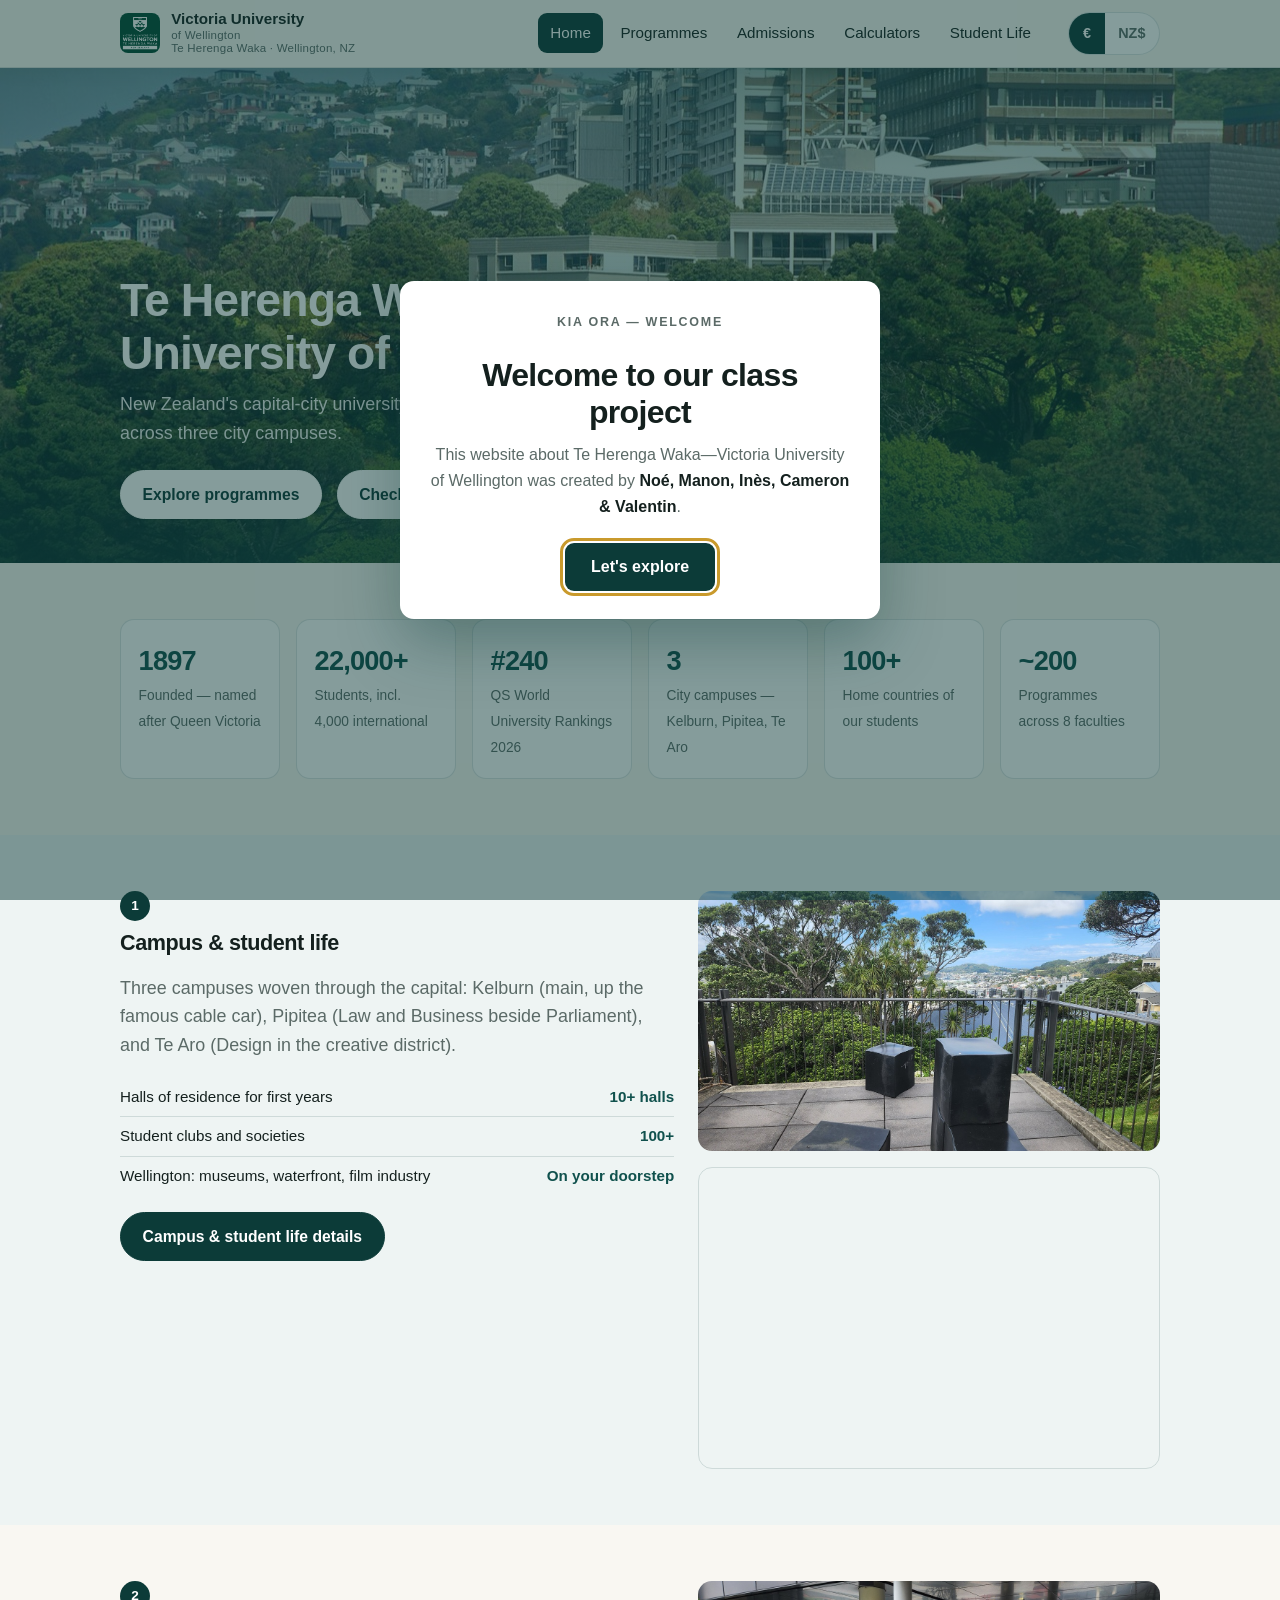
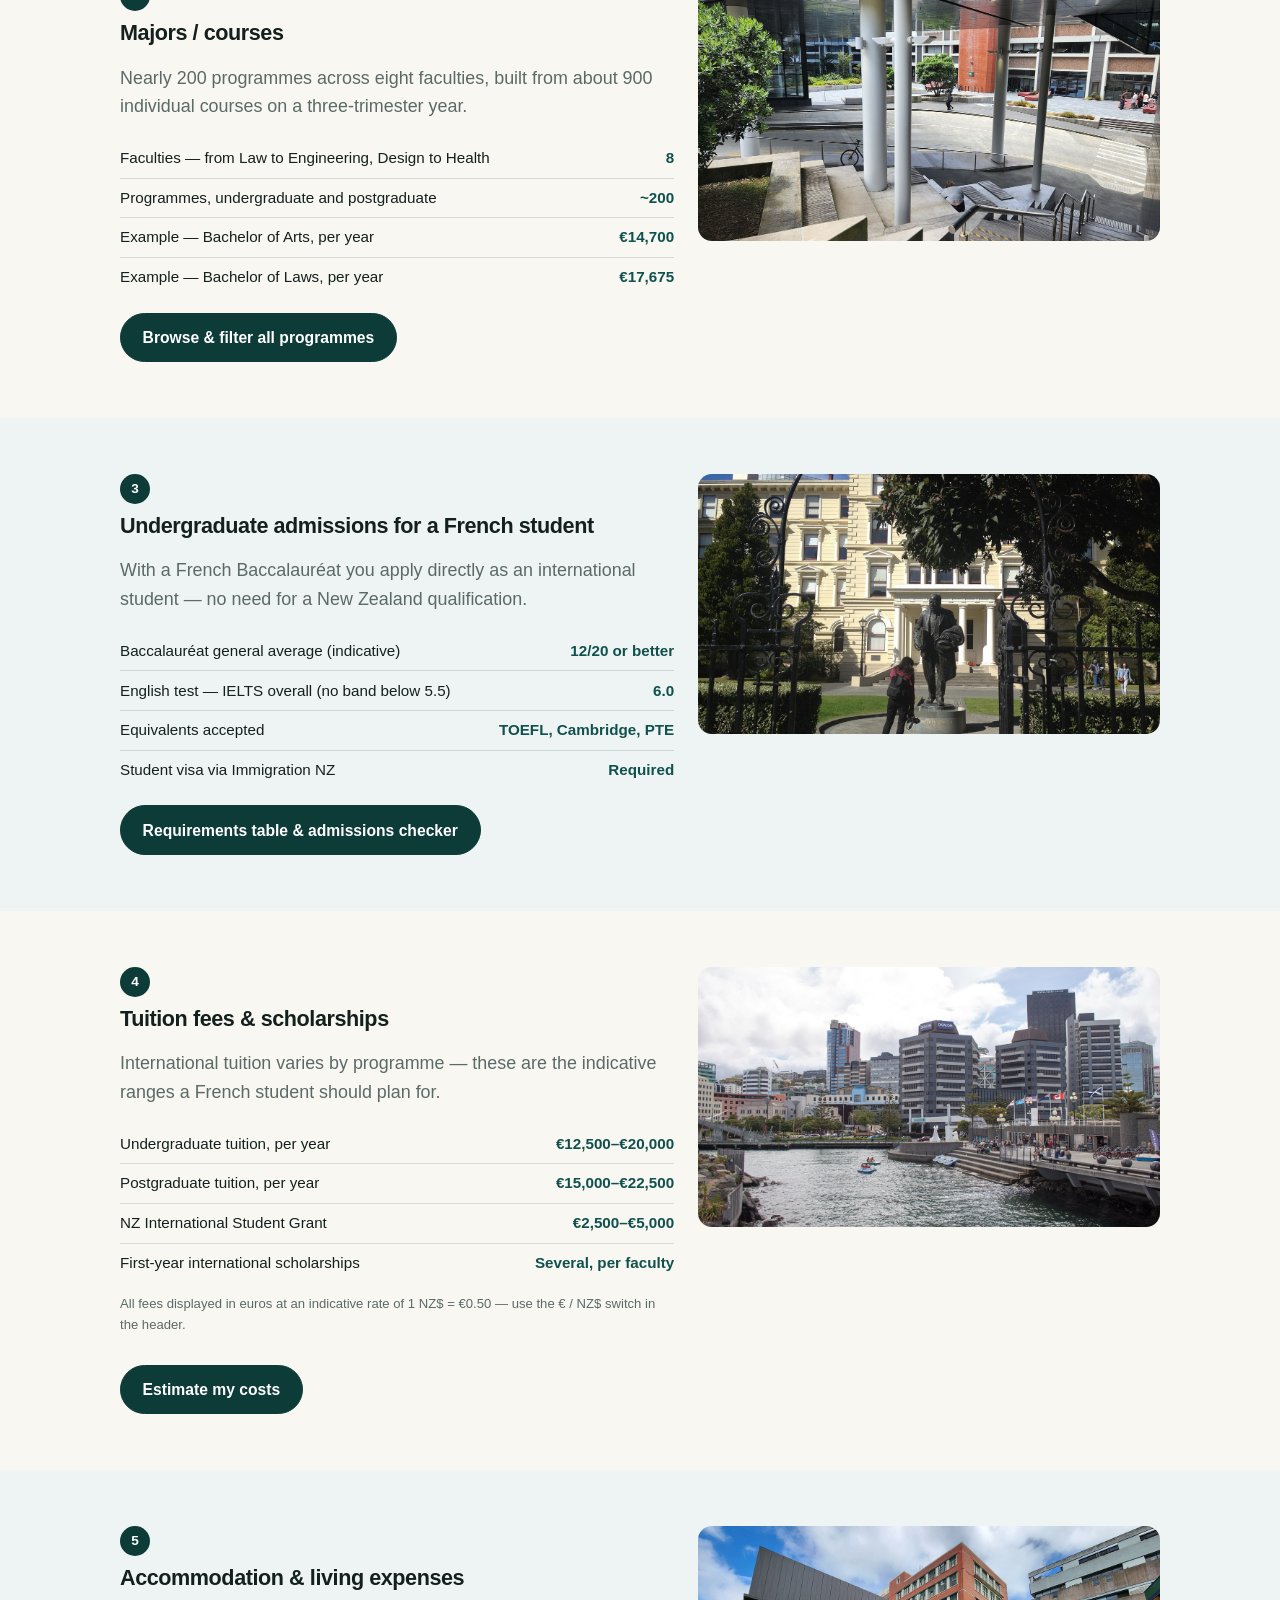
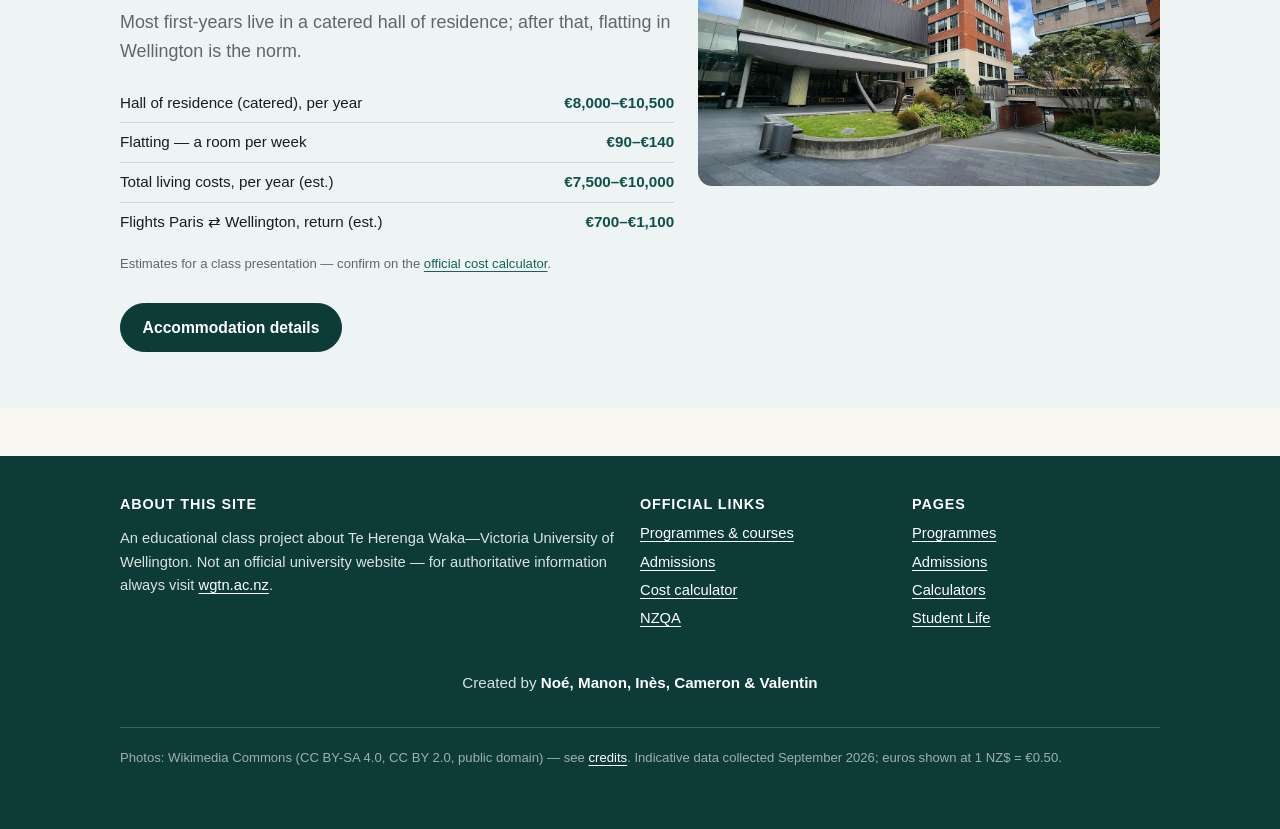
<file: index.html>
<!DOCTYPE html>
<html lang="en" class="no-js">
<head>
  <meta charset="UTF-8">
  <meta name="viewport" content="width=device-width, initial-scale=1">
  <meta name="theme-color" content="#0c3b38">
  <title>Te Herenga Waka—Victoria University of Wellington | Class Project</title>
  <meta name="description" content="A class presentation site about Te Herenga Waka—Victoria University of Wellington: campuses, programmes, admissions for French students, fees, and living costs.">
  <link rel="icon" type="image/jpeg" href="img/logo.jpg">
  <link rel="stylesheet" href="css/style.css?v=8">
</head>
<body>
  <a class="skip-link" href="#main">Skip to main content</a>

  <div class="welcome-overlay" hidden>
    <div class="welcome-card" role="dialog" aria-modal="true" aria-labelledby="welcome-title">
      <p class="welcome-kicker">Kia ora — Welcome</p>
      <h2 id="welcome-title">Welcome to our class project</h2>
      <p>This website about Te Herenga Waka—Victoria University of Wellington was created by <span class="welcome-names">Noé, Manon, Inès, Cameron &amp; Valentin</span>.</p>
      <button class="welcome-btn" type="button">Let's explore</button>
    </div>
  </div>

  <header class="site-header">
    <div class="header-inner">
      <a class="brand" href="index.html">
        <img src="img/logo.jpg" alt="" width="40" height="40">
        <span class="brand-name">Victoria University<span class="brand-sub"> of Wellington</span><span>Te Herenga Waka · Wellington, NZ</span></span>
      </a>
      <button class="nav-toggle" aria-expanded="false" aria-controls="site-nav">
        <span class="bars" aria-hidden="true"><i></i><i></i><i></i></span> Menu
      </button>
      <nav class="site-nav" id="site-nav" aria-label="Main">
        <ul>
          <li><a href="index.html" aria-current="page">Home</a></li>
          <li><a href="programmes.html">Programmes</a></li>
          <li><a href="admissions.html">Admissions</a></li>
          <li><a href="calculators.html">Calculators</a></li>
          <li><a href="student-life.html">Student Life</a></li>
        </ul>
      </nav>
      <div class="currency-switch" role="group" aria-label="Currency">
        <button type="button" data-cur="eur" aria-pressed="true">€</button>
        <button type="button" data-cur="nzd" aria-pressed="false">NZ$</button>
      </div>
    </div>
  </header>

  <main id="main">
    <section class="hero">
      <picture class="hero-media">
        <img src="img/vuw-kelburn-view.jpg" alt="The Kelburn campus of Victoria University of Wellington on the hillside above the city." width="1280" height="877">
      </picture>
      <div class="hero-content">
        <div class="container">
          <h1>Te Herenga Waka—Victoria University of Wellington</h1>
          <p>New Zealand's capital-city university since 1897 — top 1% worldwide, across three city campuses.</p>
          <p>
            <a class="btn btn-light" href="programmes.html">Explore programmes</a>
            <a class="btn btn-light" href="admissions.html" style="margin-left:0.6rem">Check admissions</a>
          </p>
        </div>
      </div>
    </section>

    <section class="section" aria-labelledby="stats-h">
      <div class="container">
        <div class="stats reveal">
          <div class="stat"><b>1897</b><span>Founded — named after Queen Victoria</span></div>
          <div class="stat"><b>22,000+</b><span>Students, incl. 4,000 international</span></div>
          <div class="stat"><b>#240</b><span>QS World University Rankings 2026</span></div>
          <div class="stat"><b>3</b><span>City campuses — Kelburn, Pipitea, Te Aro</span></div>
          <div class="stat"><b>100+</b><span>Home countries of our students</span></div>
          <div class="stat"><b>~200</b><span>Programmes across 8 faculties</span></div>
        </div>
      </div>
    </section>

    <section class="section section--tint" id="campus" aria-labelledby="campus-h">
      <div class="container topic">
        <div class="topic-main">
          <span class="topic-num" aria-hidden="true">1</span>
          <h2 id="campus-h">Campus &amp; student life</h2>
          <p class="lede">Three campuses woven through the capital: Kelburn (main, up the famous cable car), Pipitea (Law and Business beside Parliament), and Te Aro (Design in the creative district).</p>
          <ul class="topic-facts">
            <li><span>Halls of residence for first years</span><span class="val">10+ halls</span></li>
            <li><span>Student clubs and societies</span><span class="val">100+</span></li>
            <li><span>Wellington: museums, waterfront, film industry</span><span class="val">On your doorstep</span></li>
          </ul>
          <a class="btn btn-solid topic-link" href="student-life.html">Campus &amp; student life details</a>
        </div>
        <div class="topic-aside">
          <img src="img/kelburn-campus-01.jpg" alt="The Kelburn campus buildings and surrounding greenery." loading="lazy" width="1280" height="960">
          <div class="map-wrap">
            <iframe src="https://www.google.com/maps?q=Te+Herenga+Waka+Victoria+University+of+Wellington,+Kelburn+Parade,+Wellington&output=embed" title="Map: Victoria University of Wellington, Kelburn campus" loading="lazy" referrerpolicy="no-referrer-when-downgrade"></iframe>
          </div>
        </div>
      </div>
    </section>

    <section class="section" id="majors" aria-labelledby="majors-h">
      <div class="container topic">
        <div class="topic-main">
          <span class="topic-num" aria-hidden="true">2</span>
          <h2 id="majors-h">Majors / courses</h2>
          <p class="lede">Nearly 200 programmes across eight faculties, built from about 900 individual courses on a three-trimester year.</p>
          <ul class="topic-facts">
            <li><span>Faculties — from Law to Engineering, Design to Health</span><span class="val">8</span></li>
            <li><span>Programmes, undergraduate and postgraduate</span><span class="val">~200</span></li>
            <li><span>Example — Bachelor of Arts, per year</span><span class="val" data-nzd="29400"></span></li>
            <li><span>Example — Bachelor of Laws, per year</span><span class="val" data-nzd="35350"></span></li>
          </ul>
          <a class="btn btn-solid topic-link" href="programmes.html">Browse &amp; filter all programmes</a>
        </div>
        <div class="topic-aside">
          <img src="img/kelburn-campus-13.jpg" alt="Students walking through the Kelburn campus." loading="lazy" width="1280" height="960">
        </div>
      </div>
    </section>

    <section class="section section--tint" id="admissions" aria-labelledby="adm-h">
      <div class="container topic">
        <div class="topic-main">
          <span class="topic-num" aria-hidden="true">3</span>
          <h2 id="adm-h">Undergraduate admissions for a French student</h2>
          <p class="lede">With a French Baccalauréat you apply directly as an international student — no need for a New Zealand qualification.</p>
          <ul class="topic-facts">
            <li><span>Baccalauréat general average (indicative)</span><span class="val">12/20 or better</span></li>
            <li><span>English test — IELTS overall (no band below 5.5)</span><span class="val">6.0</span></li>
            <li><span>Equivalents accepted</span><span class="val">TOEFL, Cambridge, PTE</span></li>
            <li><span>Student visa via Immigration NZ</span><span class="val">Required</span></li>
          </ul>
          <a class="btn btn-solid topic-link" href="admissions.html">Requirements table &amp; admissions checker</a>
        </div>
        <div class="topic-aside">
          <img src="img/old-government-buildings.jpg" alt="The Old Government Buildings, home of the Law school, beside Parliament." loading="lazy" width="1280" height="960">
        </div>
      </div>
    </section>

    <section class="section" id="fees" aria-labelledby="fees-h">
      <div class="container topic">
        <div class="topic-main">
          <span class="topic-num" aria-hidden="true">4</span>
          <h2 id="fees-h">Tuition fees &amp; scholarships</h2>
          <p class="lede">International tuition varies by programme — these are the indicative ranges a French student should plan for.</p>
          <ul class="topic-facts">
            <li><span>Undergraduate tuition, per year</span><span class="val"><span data-nzd="25000"></span>–<span data-nzd="40000"></span></span></li>
            <li><span>Postgraduate tuition, per year</span><span class="val"><span data-nzd="30000"></span>–<span data-nzd="45000"></span></span></li>
            <li><span>NZ International Student Grant</span><span class="val"><span data-nzd="5000"></span>–<span data-nzd="10000"></span></span></li>
            <li><span>First-year international scholarships</span><span class="val">Several, per faculty</span></li>
          </ul>
          <p class="fee-note">All fees displayed in euros at an indicative rate of 1 NZ$ = €0.50 — use the € / NZ$ switch in the header.</p>
          <a class="btn btn-solid topic-link" href="calculators.html">Estimate my costs</a>
        </div>
        <div class="topic-aside">
          <img src="img/wellington-harbour.jpg" alt="Wellington's harbour and waterfront with the city behind." loading="lazy" width="1280" height="853">
        </div>
      </div>
    </section>

    <section class="section section--tint" id="living" aria-labelledby="living-h">
      <div class="container topic">
        <div class="topic-main">
          <span class="topic-num" aria-hidden="true">5</span>
          <h2 id="living-h">Accommodation &amp; living expenses</h2>
          <p class="lede">Most first-years live in a catered hall of residence; after that, flatting in Wellington is the norm.</p>
          <ul class="topic-facts">
            <li><span>Hall of residence (catered), per year</span><span class="val"><span data-nzd="16000"></span>–<span data-nzd="21000"></span></span></li>
            <li><span>Flatting — a room per week</span><span class="val"><span data-nzd="180"></span>–<span data-nzd="280"></span></span></li>
            <li><span>Total living costs, per year (est.)</span><span class="val"><span data-nzd="15000"></span>–<span data-nzd="20000"></span></span></li>
            <li><span>Flights Paris ⇄ Wellington, return (est.)</span><span class="val"><span data-nzd="1400"></span>–<span data-nzd="2200"></span></span></li>
          </ul>
          <p class="fee-note">Estimates for a class presentation — confirm on the <a href="https://www.wgtn.ac.nz/international/scholarships-fees/cost-calculator" target="_blank" rel="noopener">official cost calculator</a>.</p>
          <a class="btn btn-solid topic-link" href="student-life.html#accommodation">Accommodation details</a>
        </div>
        <div class="topic-aside">
          <img src="img/kelburn-campus-06.jpg" alt="The Kelburn campus and Wellington's hillside cityscape." loading="lazy" width="1280" height="960">
        </div>
      </div>
    </section>
  </main>

  <footer class="site-footer">
    <div class="container">
      <div class="footer-grid">
        <div>
          <h3>About this site</h3>
          <p style="font-size:0.92rem">An educational class project about Te Herenga Waka—Victoria University of Wellington. Not an official university website — for authoritative information always visit <a href="https://www.wgtn.ac.nz" target="_blank" rel="noopener">wgtn.ac.nz</a>.</p>
        </div>
        <div>
          <h3>Official links</h3>
          <ul>
            <li><a href="https://www.wgtn.ac.nz/study/programmes-courses" target="_blank" rel="noopener">Programmes &amp; courses</a></li>
            <li><a href="https://www.wgtn.ac.nz/study/apply-enrol/admissions" target="_blank" rel="noopener">Admissions</a></li>
            <li><a href="https://www.wgtn.ac.nz/international/scholarships-fees/cost-calculator" target="_blank" rel="noopener">Cost calculator</a></li>
            <li><a href="https://www.nzqa.govt.nz" target="_blank" rel="noopener">NZQA</a></li>
          </ul>
        </div>
        <div>
          <h3>Pages</h3>
          <ul>
            <li><a href="programmes.html">Programmes</a></li>
            <li><a href="admissions.html">Admissions</a></li>
            <li><a href="calculators.html">Calculators</a></li>
            <li><a href="student-life.html">Student Life</a></li>
          </ul>
        </div>
      </div>
      <p class="footer-credits">Created by <strong>Noé, Manon, Inès, Cameron &amp; Valentin</strong></p>
      <p class="footer-note">Photos: Wikimedia Commons (CC BY-SA 4.0, CC BY 2.0, public domain) — see <a href="img/CREDITS.md">credits</a>. Indicative data collected September 2026; euros shown at 1 NZ$ = €0.50.</p>
    </div>
  </footer>

  <script src="js/currency.js?v=8"></script>
  <script src="js/main.js?v=8"></script>
</body>
</html>
</file>
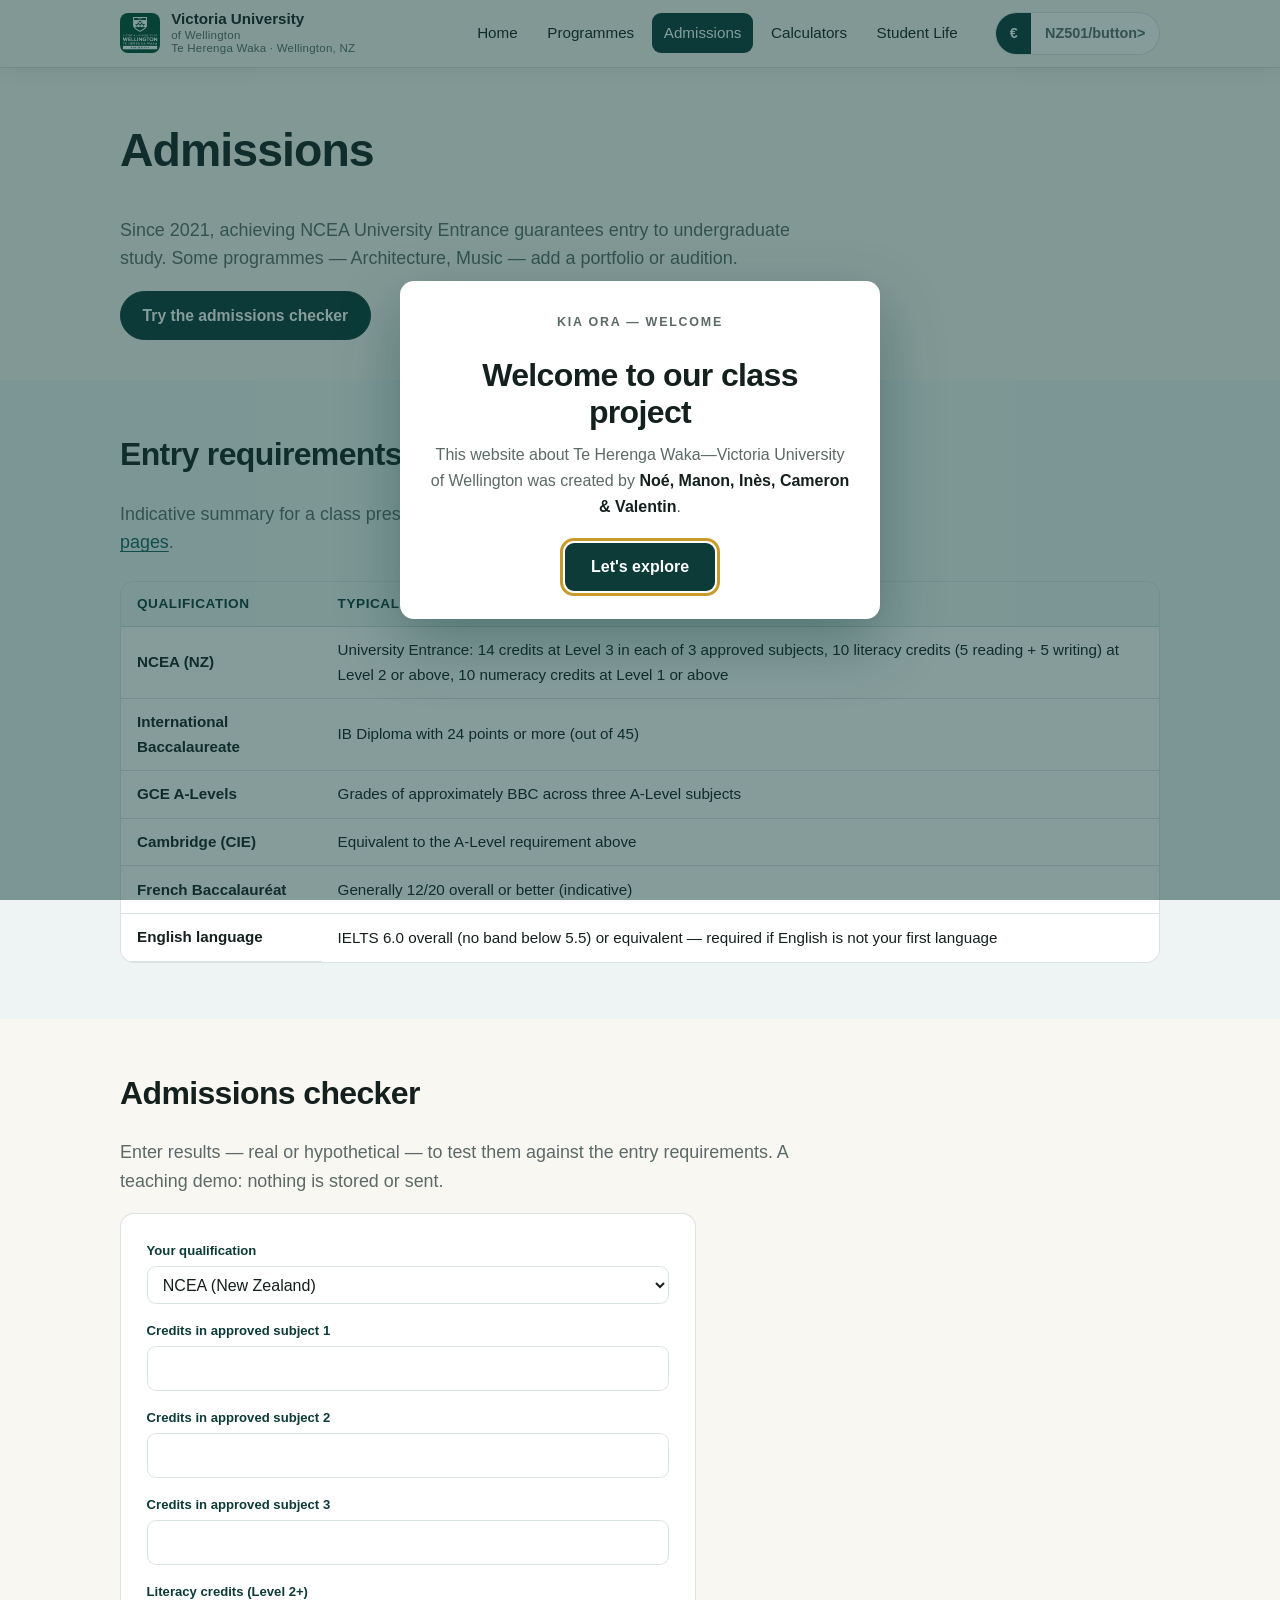
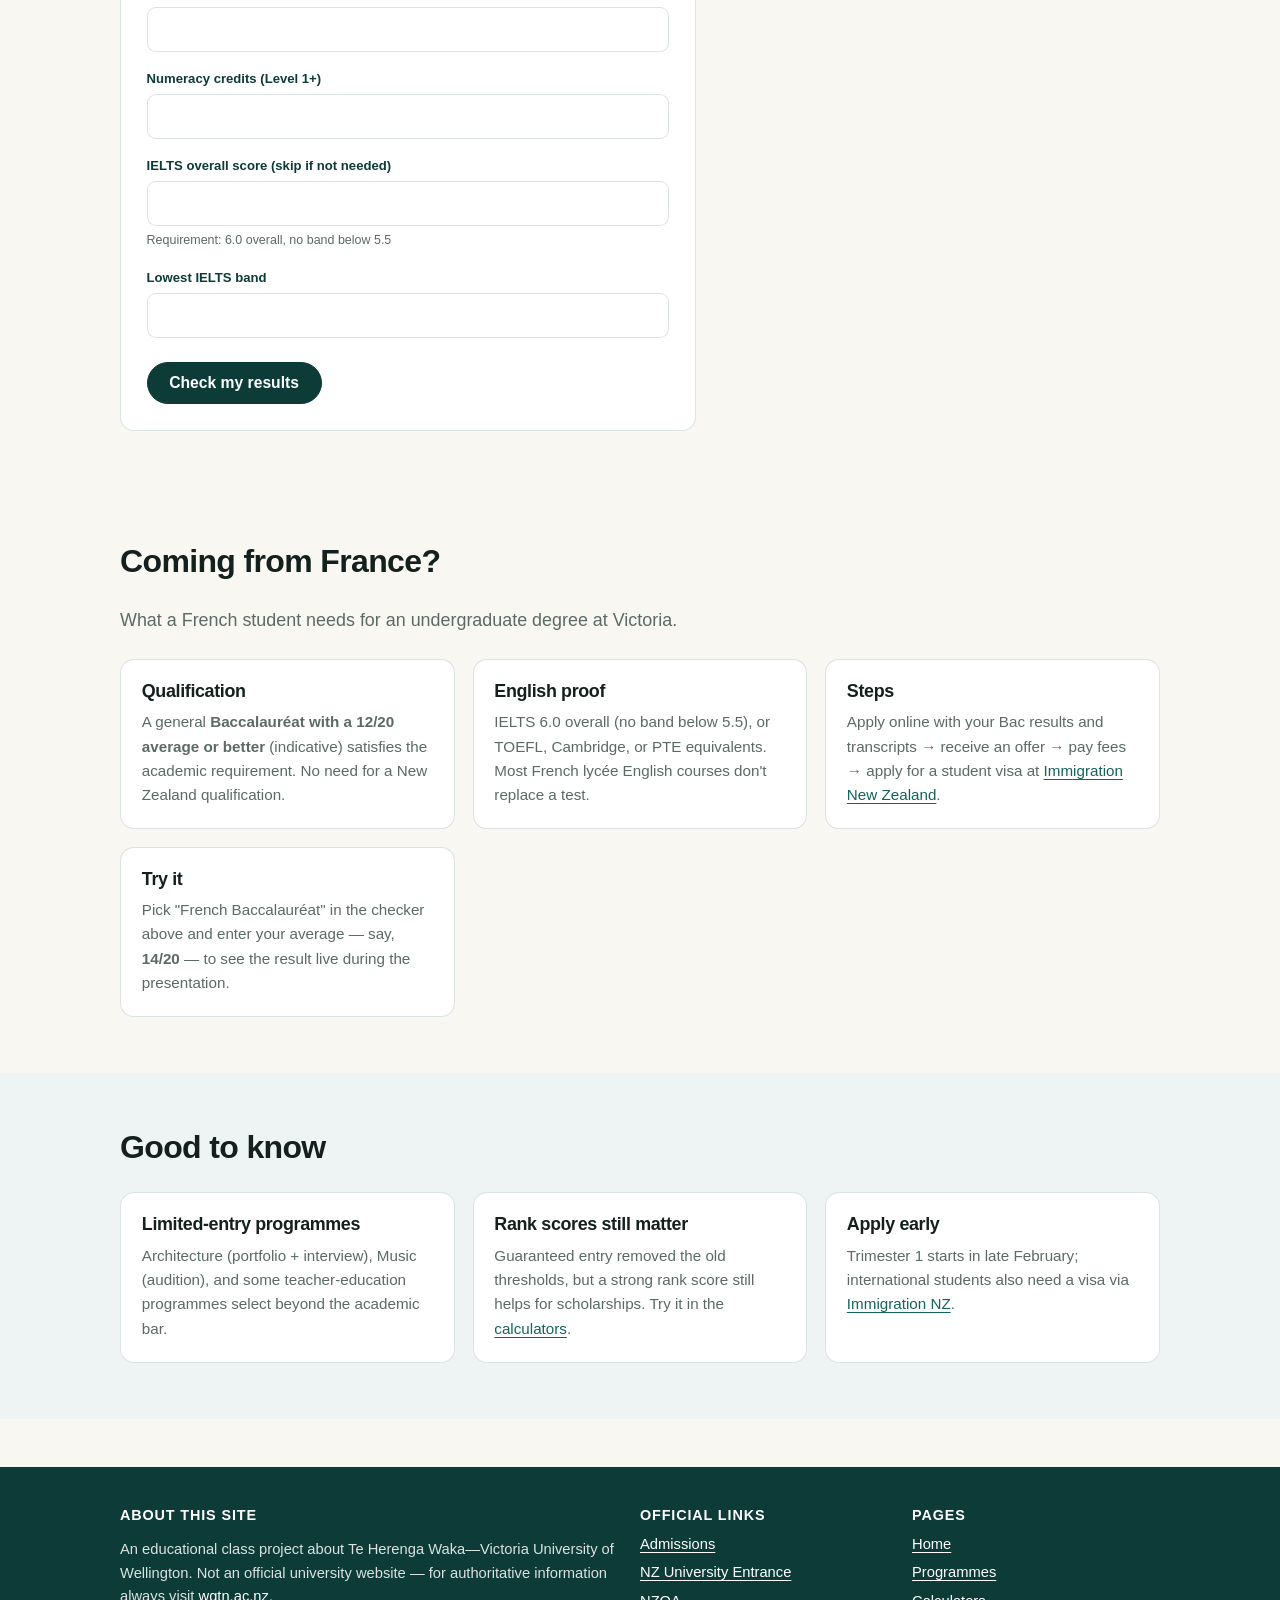
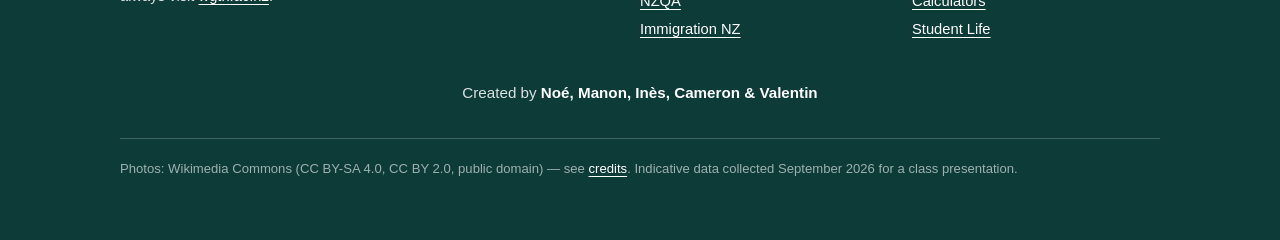
<file: admissions.html>
<!DOCTYPE html>
<html lang="en" class="no-js">
<head>
  <meta charset="UTF-8">
  <meta name="viewport" content="width=device-width, initial-scale=1">
  <meta name="theme-color" content="#0c3b38">
  <title>Admissions | Victoria University of Wellington</title>
  <link rel="icon" type="image/jpeg" href="img/logo.jpg">
  <link rel="stylesheet" href="css/style.css?v=8">
</head>
<body>
  <a class="skip-link" href="#main">Skip to main content</a>

  <div class="welcome-overlay" hidden>
    <div class="welcome-card" role="dialog" aria-modal="true" aria-labelledby="welcome-title">
      <p class="welcome-kicker">Kia ora — Welcome</p>
      <h2 id="welcome-title">Welcome to our class project</h2>
      <p>This website about Te Herenga Waka—Victoria University of Wellington was created by <span class="welcome-names">Noé, Manon, Inès, Cameron &amp; Valentin</span>.</p>
      <button class="welcome-btn" type="button">Let's explore</button>
    </div>
  </div>

  <header class="site-header">
    <div class="header-inner">
      <a class="brand" href="index.html">
        <img src="img/logo.jpg" alt="" width="40" height="40">
        <span class="brand-name">Victoria University<span class="brand-sub"> of Wellington</span><span>Te Herenga Waka · Wellington, NZ</span></span>
      </a>
      <button class="nav-toggle" aria-expanded="false" aria-controls="site-nav">
        <span class="bars" aria-hidden="true"><i></i><i></i><i></i></span> Menu
      </button>
      <nav class="site-nav" id="site-nav" aria-label="Main">
        <ul>
          <li><a href="index.html">Home</a></li>
          <li><a href="programmes.html">Programmes</a></li>
          <li><a href="admissions.html" aria-current="page">Admissions</a></li>
          <li><a href="calculators.html">Calculators</a></li>
          <li><a href="student-life.html">Student Life</a></li>
        </ul>
      </nav>
      <div class="currency-switch" role="group" aria-label="Currency">
        <button type="button" data-cur="eur" aria-pressed="true">€</button>
        <button type="button" data-cur="nzd" aria-pressed="false">NZ501/button>
      </div>
    </div>
  </header>

  <main id="main">
    <section class="section" style="padding-bottom:1.5rem">
      <div class="container">
        <h1 style="margin-top:0">Admissions</h1>
        <p class="lede">Since 2021, achieving NCEA University Entrance guarantees entry to undergraduate study. Some programmes — Architecture, Music — add a portfolio or audition.</p>
        <p><a class="btn btn-solid" href="#checker">Try the admissions checker</a></p>
      </div>
    </section>

    <section class="section section--tint" aria-labelledby="req-h">
      <div class="container">
        <h2 id="req-h" style="margin-top:0">Entry requirements by qualification</h2>
        <p class="lede">Indicative summary for a class presentation — always confirm on the <a href="https://www.wgtn.ac.nz/study/apply-enrol/admissions" target="_blank" rel="noopener">official admissions pages</a>.</p>
        <div class="table-wrap" style="margin-top:1.5rem">
          <table>
            <thead>
              <tr><th scope="col">Qualification</th><th scope="col">Typical requirement</th></tr>
            </thead>
            <tbody>
              <tr><th scope="row">NCEA (NZ)</th><td>University Entrance: 14 credits at Level 3 in each of 3 approved subjects, 10 literacy credits (5 reading + 5 writing) at Level 2 or above, 10 numeracy credits at Level 1 or above</td></tr>
              <tr><th scope="row">International Baccalaureate</th><td>IB Diploma with 24 points or more (out of 45)</td></tr>
              <tr><th scope="row">GCE A-Levels</th><td>Grades of approximately BBC across three A-Level subjects</td></tr>
              <tr><th scope="row">Cambridge (CIE)</th><td>Equivalent to the A-Level requirement above</td></tr>
              <tr><th scope="row">French Baccalauréat</th><td>Generally 12/20 overall or better (indicative)</td></tr>
              <tr><th scope="row">English language</th><td>IELTS 6.0 overall (no band below 5.5) or equivalent — required if English is not your first language</td></tr>
            </tbody>
          </table>
        </div>
      </div>
    </section>

    <section class="section" id="checker" aria-labelledby="checker-h">
      <div class="container">
        <h2 id="checker-h" style="margin-top:0">Admissions checker</h2>
        <p class="lede">Enter results — real or hypothetical — to test them against the entry requirements. A teaching demo: nothing is stored or sent.</p>

        <form class="form-card" id="checker-form" style="max-width:36rem" novalidate>
          <div class="field">
            <label for="q-type">Your qualification</label>
            <select id="q-type">
              <option value="ncea">NCEA (New Zealand)</option>
              <option value="ib">International Baccalaureate</option>
              <option value="alevels">GCE A-Levels / Cambridge</option>
              <option value="frenchbac">French Baccalauréat</option>
            </select>
          </div>

          <div id="q-fields"><!-- filled by js/admissions.js?v=8 --></div>

          <div class="field" style="margin-top:1rem">
            <label for="q-ielts">IELTS overall score (skip if not needed)</label>
            <input type="number" id="q-ielts" min="0" max="9" step="0.5" inputmode="decimal" aria-describedby="q-ielts-hint">
            <span class="hint" id="q-ielts-hint">Requirement: 6.0 overall, no band below 5.5</span>
          </div>
          <div class="field">
            <label for="q-band">Lowest IELTS band</label>
            <input type="number" id="q-band" min="0" max="9" step="0.5" inputmode="decimal">
          </div>

          <button class="btn btn-solid" type="submit" style="margin-top:0.5rem">Check my results</button>
        </form>

        <div id="checker-result" aria-live="polite"></div>
      </div>
    </section>

    <section class="section" aria-labelledby="fr-h">
      <div class="container">
        <h2 id="fr-h" style="margin-top:0">Coming from France?</h2>
        <p class="lede">What a French student needs for an undergraduate degree at Victoria.</p>
        <div class="grid" style="margin-top:1.5rem">
          <article class="card">
            <h3>Qualification</h3>
            <p>A general <strong>Baccalauréat with a 12/20 average or better</strong> (indicative) satisfies the academic requirement. No need for a New Zealand qualification.</p>
          </article>
          <article class="card">
            <h3>English proof</h3>
            <p>IELTS 6.0 overall (no band below 5.5), or TOEFL, Cambridge, or PTE equivalents. Most French lycée English courses don't replace a test.</p>
          </article>
          <article class="card">
            <h3>Steps</h3>
            <p>Apply online with your Bac results and transcripts → receive an offer → pay fees → apply for a student visa at <a href="https://www.immigration.govt.nz" target="_blank" rel="noopener">Immigration New Zealand</a>.</p>
          </article>
          <article class="card">
            <h3>Try it</h3>
            <p>Pick "French Baccalauréat" in the checker above and enter your average — say, <strong>14/20</strong> — to see the result live during the presentation.</p>
          </article>
        </div>
      </div>
    </section>

    <section class="section section--tint" aria-labelledby="notes-h">
      <div class="container">
        <h2 id="notes-h" style="margin-top:0">Good to know</h2>
        <div class="grid">
          <article class="card">
            <h3>Limited-entry programmes</h3>
            <p>Architecture (portfolio + interview), Music (audition), and some teacher-education programmes select beyond the academic bar.</p>
          </article>
          <article class="card">
            <h3>Rank scores still matter</h3>
            <p>Guaranteed entry removed the old thresholds, but a strong rank score still helps for scholarships. Try it in the <a href="calculators.html">calculators</a>.</p>
          </article>
          <article class="card">
            <h3>Apply early</h3>
            <p>Trimester 1 starts in late February; international students also need a visa via <a href="https://www.immigration.govt.nz" target="_blank" rel="noopener">Immigration NZ</a>.</p>
          </article>
        </div>
      </div>
    </section>
  </main>

  <footer class="site-footer">
    <div class="container">
      <div class="footer-grid">
        <div>
          <h3>About this site</h3>
          <p style="font-size:0.92rem">An educational class project about Te Herenga Waka—Victoria University of Wellington. Not an official university website — for authoritative information always visit <a href="https://www.wgtn.ac.nz" target="_blank" rel="noopener">wgtn.ac.nz</a>.</p>
        </div>
        <div>
          <h3>Official links</h3>
          <ul>
            <li><a href="https://www.wgtn.ac.nz/study/apply-enrol/admissions" target="_blank" rel="noopener">Admissions</a></li>
            <li><a href="https://www.wgtn.ac.nz/study/apply-enrol/admissions/nz-university-entrance" target="_blank" rel="noopener">NZ University Entrance</a></li>
            <li><a href="https://www.nzqa.govt.nz" target="_blank" rel="noopener">NZQA</a></li>
            <li><a href="https://www.immigration.govt.nz" target="_blank" rel="noopener">Immigration NZ</a></li>
          </ul>
        </div>
        <div>
          <h3>Pages</h3>
          <ul>
            <li><a href="index.html">Home</a></li>
            <li><a href="programmes.html">Programmes</a></li>
            <li><a href="calculators.html">Calculators</a></li>
            <li><a href="student-life.html">Student Life</a></li>
          </ul>
        </div>
      </div>
      <p class="footer-credits">Created by <strong>Noé, Manon, Inès, Cameron &amp; Valentin</strong></p>
      <p class="footer-note">Photos: Wikimedia Commons (CC BY-SA 4.0, CC BY 2.0, public domain) — see <a href="img/CREDITS.md">credits</a>. Indicative data collected September 2026 for a class presentation.</p>
    </div>
  </footer>

  <script src="js/currency.js?v=8"></script>
  <script src="js/admissions.js?v=8"></script>
  <script src="js/main.js?v=8"></script>
</body>
</html>
</file>
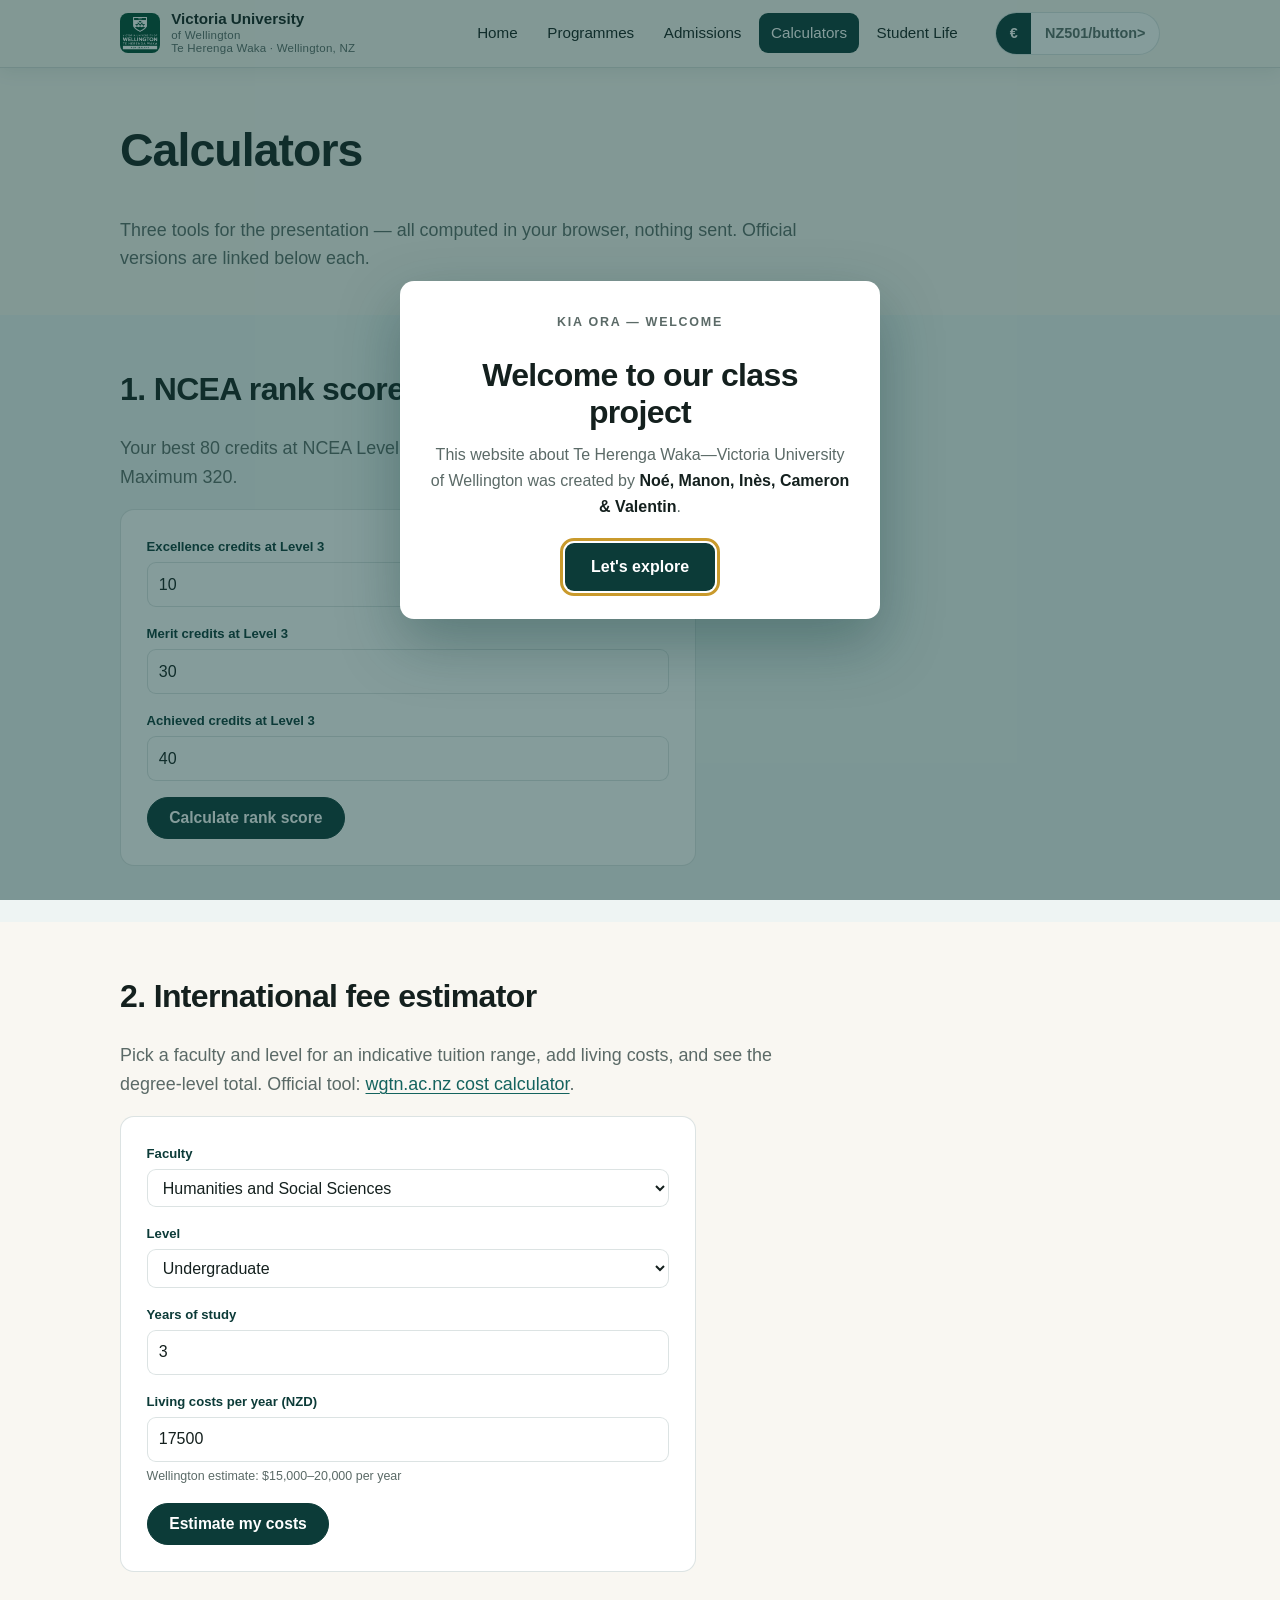
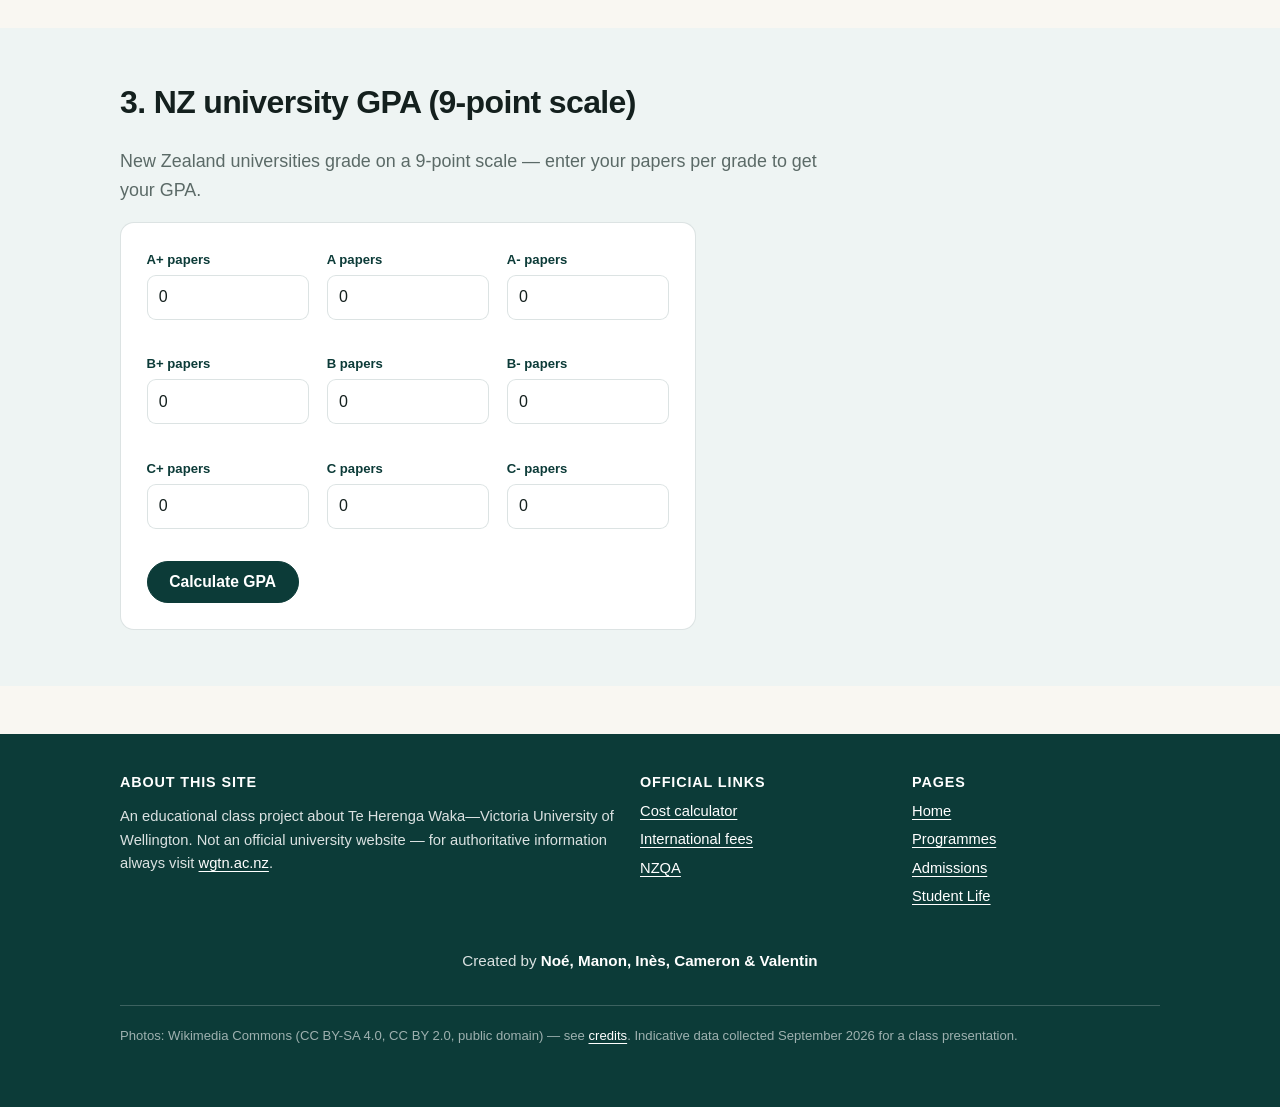
<file: calculators.html>
<!DOCTYPE html>
<html lang="en" class="no-js">
<head>
  <meta charset="UTF-8">
  <meta name="viewport" content="width=device-width, initial-scale=1">
  <meta name="theme-color" content="#0c3b38">
  <title>Calculators | Victoria University of Wellington</title>
  <link rel="icon" type="image/jpeg" href="img/logo.jpg">
  <link rel="stylesheet" href="css/style.css?v=8">
</head>
<body>
  <a class="skip-link" href="#main">Skip to main content</a>

  <div class="welcome-overlay" hidden>
    <div class="welcome-card" role="dialog" aria-modal="true" aria-labelledby="welcome-title">
      <p class="welcome-kicker">Kia ora — Welcome</p>
      <h2 id="welcome-title">Welcome to our class project</h2>
      <p>This website about Te Herenga Waka—Victoria University of Wellington was created by <span class="welcome-names">Noé, Manon, Inès, Cameron &amp; Valentin</span>.</p>
      <button class="welcome-btn" type="button">Let's explore</button>
    </div>
  </div>

  <header class="site-header">
    <div class="header-inner">
      <a class="brand" href="index.html">
        <img src="img/logo.jpg" alt="" width="40" height="40">
        <span class="brand-name">Victoria University<span class="brand-sub"> of Wellington</span><span>Te Herenga Waka · Wellington, NZ</span></span>
      </a>
      <button class="nav-toggle" aria-expanded="false" aria-controls="site-nav">
        <span class="bars" aria-hidden="true"><i></i><i></i><i></i></span> Menu
      </button>
      <nav class="site-nav" id="site-nav" aria-label="Main">
        <ul>
          <li><a href="index.html">Home</a></li>
          <li><a href="programmes.html">Programmes</a></li>
          <li><a href="admissions.html">Admissions</a></li>
          <li><a href="calculators.html" aria-current="page">Calculators</a></li>
          <li><a href="student-life.html">Student Life</a></li>
        </ul>
      </nav>
      <div class="currency-switch" role="group" aria-label="Currency">
        <button type="button" data-cur="eur" aria-pressed="true">€</button>
        <button type="button" data-cur="nzd" aria-pressed="false">NZ501/button>
      </div>
    </div>
  </header>

  <main id="main">
    <section class="section" style="padding-bottom:1.5rem">
      <div class="container">
        <h1 style="margin-top:0">Calculators</h1>
        <p class="lede">Three tools for the presentation — all computed in your browser, nothing sent. Official versions are linked below each.</p>
      </div>
    </section>

    <section class="section section--tint" id="rank" aria-labelledby="rank-h">
      <div class="container">
        <h2 id="rank-h" style="margin-top:0">1. NCEA rank score</h2>
        <p class="lede">Your best 80 credits at NCEA Level 3, weighted: Excellence = 4, Merit = 3, Achieved = 2. Maximum 320.</p>
        <form class="form-card" id="rank-form" style="max-width:36rem" novalidate>
          <div class="field">
            <label for="r-e">Excellence credits at Level 3</label>
            <input type="number" id="r-e" min="0" max="120" value="10" inputmode="numeric">
          </div>
          <div class="field">
            <label for="r-m">Merit credits at Level 3</label>
            <input type="number" id="r-m" min="0" max="120" value="30" inputmode="numeric">
          </div>
          <div class="field">
            <label for="r-a">Achieved credits at Level 3</label>
            <input type="number" id="r-a" min="0" max="120" value="40" inputmode="numeric">
          </div>
          <button class="btn btn-solid" type="submit">Calculate rank score</button>
        </form>
        <div id="rank-out" aria-live="polite"></div>
      </div>
    </section>

    <section class="section" id="fees" aria-labelledby="fees-h">
      <div class="container">
        <h2 id="fees-h" style="margin-top:0">2. International fee estimator</h2>
        <p class="lede">Pick a faculty and level for an indicative tuition range, add living costs, and see the degree-level total. Official tool: <a href="https://www.wgtn.ac.nz/international/scholarships-fees/cost-calculator" target="_blank" rel="noopener">wgtn.ac.nz cost calculator</a>.</p>
        <form class="form-card" id="fee-form" style="max-width:36rem" novalidate>
          <div class="field">
            <label for="fee-faculty">Faculty</label>
            <select id="fee-faculty"></select>
          </div>
          <div class="field">
            <label for="fee-level">Level</label>
            <select id="fee-level">
              <option value="ug">Undergraduate</option>
              <option value="pg">Postgraduate</option>
            </select>
          </div>
          <div class="field">
            <label for="fee-years">Years of study</label>
            <input type="number" id="fee-years" min="1" max="6" value="3" inputmode="numeric">
          </div>
          <div class="field">
            <label for="fee-living">Living costs per year (NZD)</label>
            <input type="number" id="fee-living" min="0" max="60000" value="17500" inputmode="numeric">
            <span class="hint">Wellington estimate: $15,000–20,000 per year</span>
          </div>
          <button class="btn btn-solid" type="submit">Estimate my costs</button>
        </form>
        <div id="fee-out" aria-live="polite"></div>
      </div>
    </section>

    <section class="section section--tint" id="gpa" aria-labelledby="gpa-h">
      <div class="container">
        <h2 id="gpa-h" style="margin-top:0">3. NZ university GPA (9-point scale)</h2>
        <p class="lede">New Zealand universities grade on a 9-point scale — enter your papers per grade to get your GPA.</p>
        <form class="form-card" id="gpa-form" style="max-width:36rem" novalidate>
          <div id="gpa-fields" class="grid" style="grid-template-columns:repeat(auto-fill,minmax(150px,1fr))"></div>
          <button class="btn btn-solid" type="submit" style="margin-top:1rem">Calculate GPA</button>
        </form>
        <div id="gpa-out" aria-live="polite"></div>
      </div>
    </section>
  </main>

  <footer class="site-footer">
    <div class="container">
      <div class="footer-grid">
        <div>
          <h3>About this site</h3>
          <p style="font-size:0.92rem">An educational class project about Te Herenga Waka—Victoria University of Wellington. Not an official university website — for authoritative information always visit <a href="https://www.wgtn.ac.nz" target="_blank" rel="noopener">wgtn.ac.nz</a>.</p>
        </div>
        <div>
          <h3>Official links</h3>
          <ul>
            <li><a href="https://www.wgtn.ac.nz/international/scholarships-fees/cost-calculator" target="_blank" rel="noopener">Cost calculator</a></li>
            <li><a href="https://www.wgtn.ac.nz/students/money/fees/international" target="_blank" rel="noopener">International fees</a></li>
            <li><a href="https://www.nzqa.govt.nz" target="_blank" rel="noopener">NZQA</a></li>
          </ul>
        </div>
        <div>
          <h3>Pages</h3>
          <ul>
            <li><a href="index.html">Home</a></li>
            <li><a href="programmes.html">Programmes</a></li>
            <li><a href="admissions.html">Admissions</a></li>
            <li><a href="student-life.html">Student Life</a></li>
          </ul>
        </div>
      </div>
      <p class="footer-credits">Created by <strong>Noé, Manon, Inès, Cameron &amp; Valentin</strong></p>
      <p class="footer-note">Photos: Wikimedia Commons (CC BY-SA 4.0, CC BY 2.0, public domain) — see <a href="img/CREDITS.md">credits</a>. Indicative data collected September 2026 for a class presentation.</p>
    </div>
  </footer>

  <script src="js/currency.js?v=8"></script>
  <script src="js/data.js?v=8"></script>
  <script src="js/calculators.js?v=8"></script>
  <script src="js/main.js?v=8"></script>
</body>
</html>
</file>
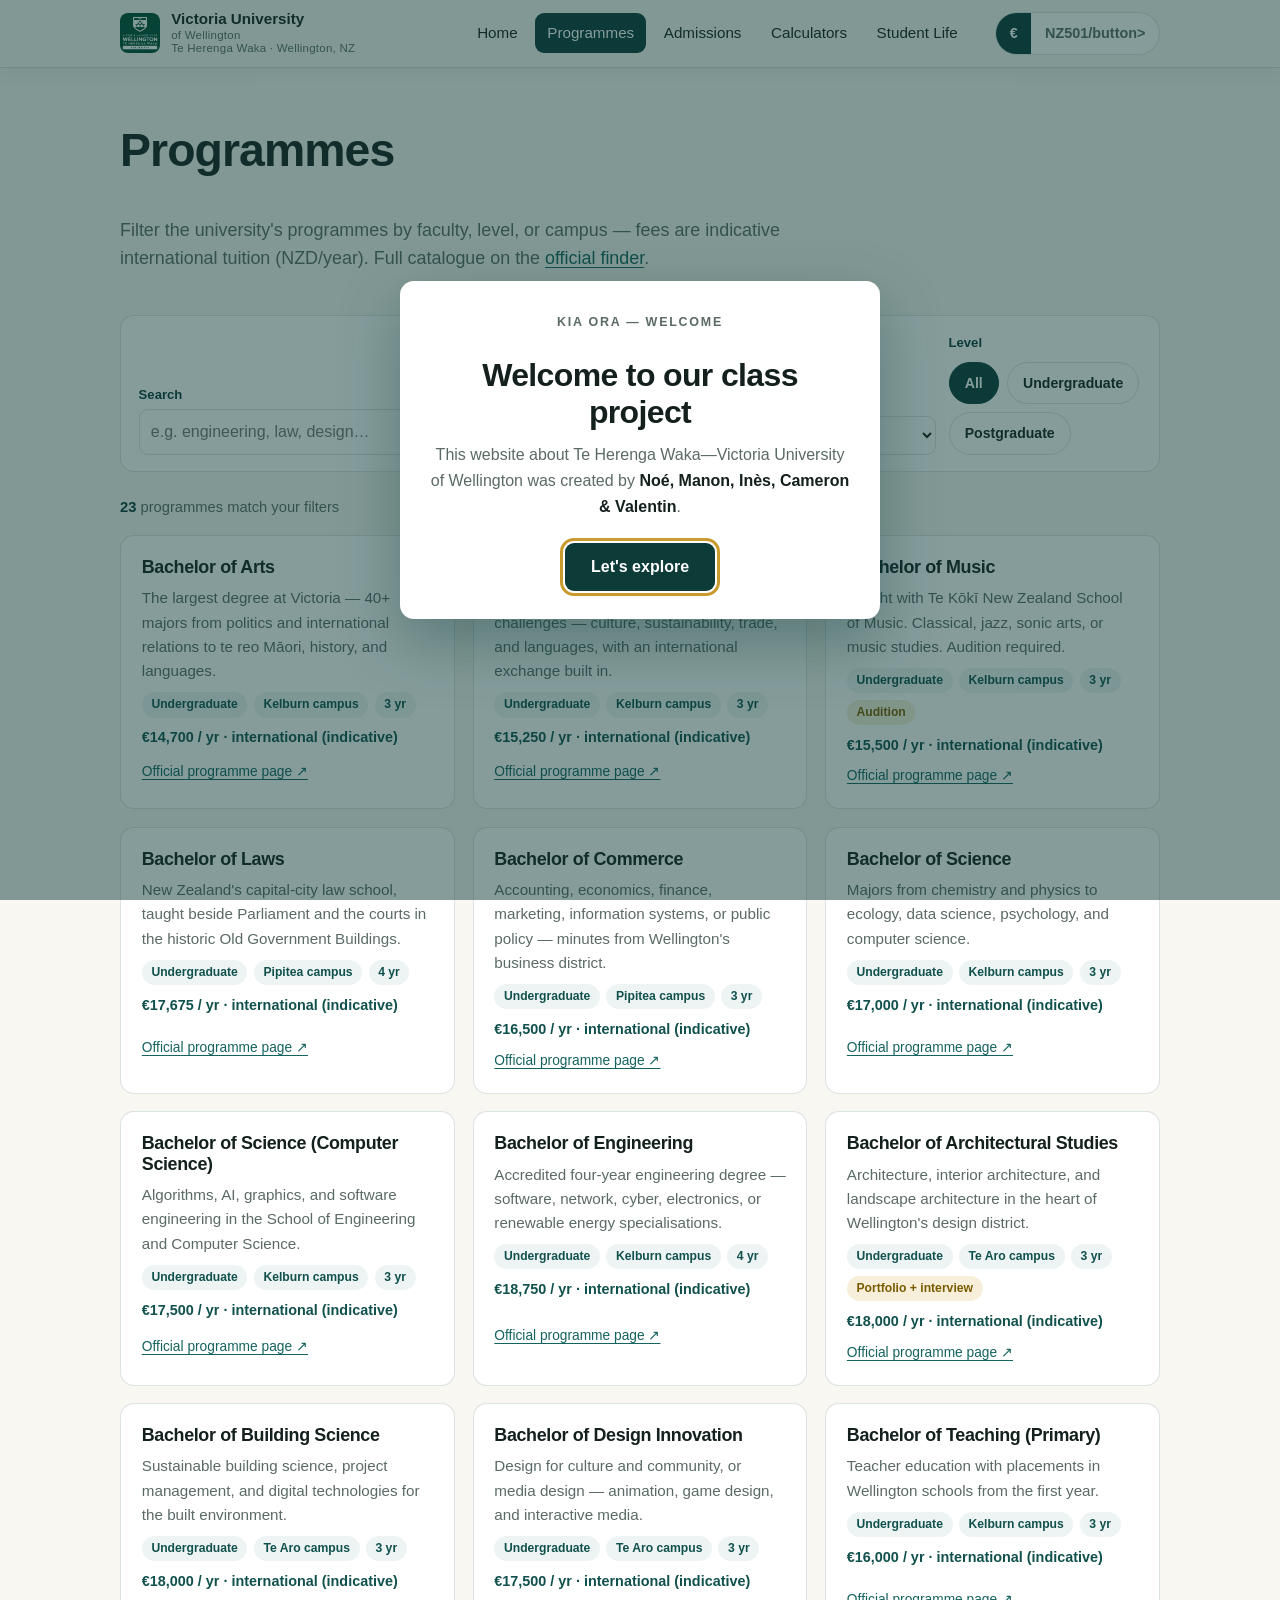
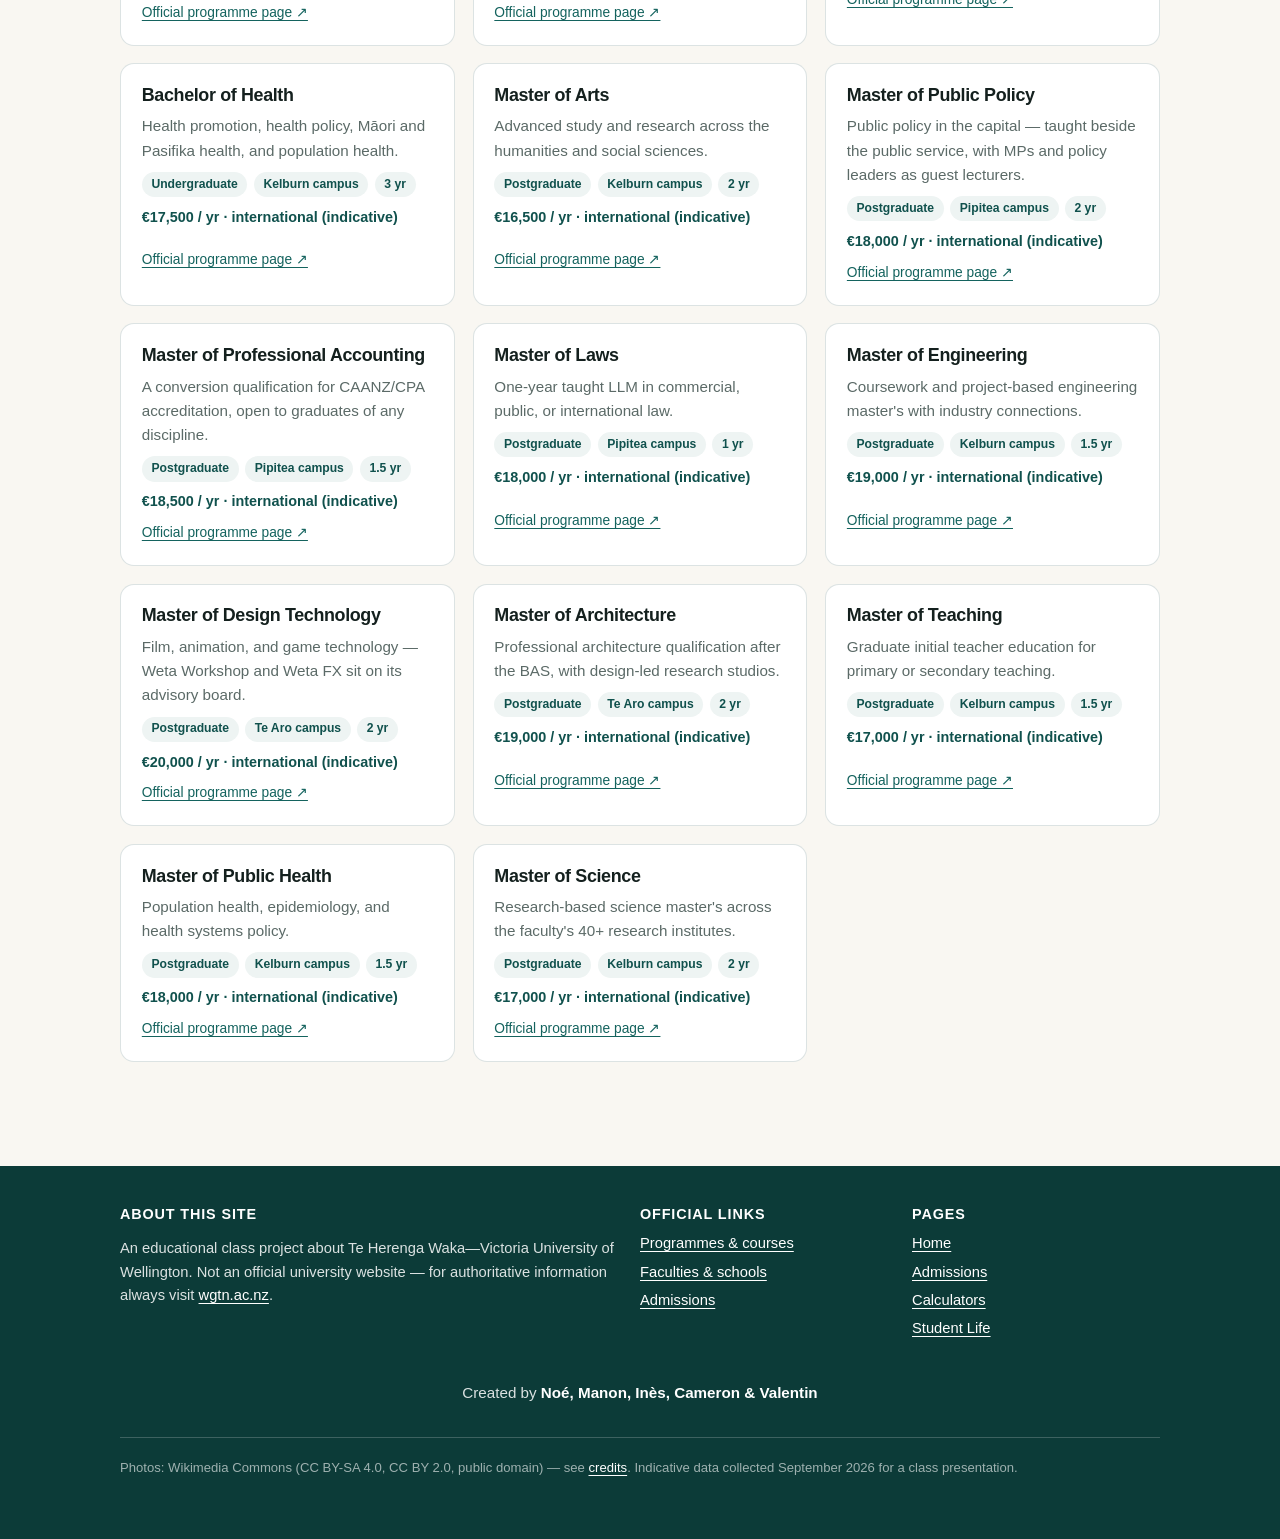
<file: programmes.html>
<!DOCTYPE html>
<html lang="en" class="no-js">
<head>
  <meta charset="UTF-8">
  <meta name="viewport" content="width=device-width, initial-scale=1">
  <meta name="theme-color" content="#0c3b38">
  <title>Programmes | Victoria University of Wellington</title>
  <link rel="icon" type="image/jpeg" href="img/logo.jpg">
  <link rel="stylesheet" href="css/style.css?v=8">
</head>
<body>
  <a class="skip-link" href="#main">Skip to main content</a>

  <div class="welcome-overlay" hidden>
    <div class="welcome-card" role="dialog" aria-modal="true" aria-labelledby="welcome-title">
      <p class="welcome-kicker">Kia ora — Welcome</p>
      <h2 id="welcome-title">Welcome to our class project</h2>
      <p>This website about Te Herenga Waka—Victoria University of Wellington was created by <span class="welcome-names">Noé, Manon, Inès, Cameron &amp; Valentin</span>.</p>
      <button class="welcome-btn" type="button">Let's explore</button>
    </div>
  </div>

  <header class="site-header">
    <div class="header-inner">
      <a class="brand" href="index.html">
        <img src="img/logo.jpg" alt="" width="40" height="40">
        <span class="brand-name">Victoria University<span class="brand-sub"> of Wellington</span><span>Te Herenga Waka · Wellington, NZ</span></span>
      </a>
      <button class="nav-toggle" aria-expanded="false" aria-controls="site-nav">
        <span class="bars" aria-hidden="true"><i></i><i></i><i></i></span> Menu
      </button>
      <nav class="site-nav" id="site-nav" aria-label="Main">
        <ul>
          <li><a href="index.html">Home</a></li>
          <li><a href="programmes.html" aria-current="page">Programmes</a></li>
          <li><a href="admissions.html">Admissions</a></li>
          <li><a href="calculators.html">Calculators</a></li>
          <li><a href="student-life.html">Student Life</a></li>
        </ul>
      </nav>
      <div class="currency-switch" role="group" aria-label="Currency">
        <button type="button" data-cur="eur" aria-pressed="true">€</button>
        <button type="button" data-cur="nzd" aria-pressed="false">NZ501/button>
      </div>
    </div>
  </header>

  <main id="main">
    <section class="section" style="padding-bottom:1.5rem">
      <div class="container">
        <h1 style="margin-top:0">Programmes</h1>
        <p class="lede">Filter the university's programmes by faculty, level, or campus — fees are indicative international tuition (NZD/year). Full catalogue on the <a href="https://www.wgtn.ac.nz/study/programmes-courses" target="_blank" rel="noopener">official finder</a>.</p>
      </div>
    </section>

    <section class="section" style="padding-top:0" aria-labelledby="browse-h">
      <div class="container">
        <h2 id="browse-h" class="sr-only" style="position:absolute;width:1px;height:1px;overflow:hidden;clip:rect(0 0 0 0)">Browse and filter programmes</h2>

        <form class="filter-bar" id="filters" role="search" aria-label="Programme filters">
          <div class="field" style="flex:2;min-width:220px">
            <label for="f-search">Search</label>
            <input type="search" id="f-search" placeholder="e.g. engineering, law, design…" autocomplete="off">
          </div>
          <div class="field">
            <label for="f-faculty">Faculty</label>
            <select id="f-faculty">
              <option value="">All faculties</option>
            </select>
          </div>
          <div class="field">
            <label for="f-campus">Campus</label>
            <select id="f-campus">
              <option value="">All campuses</option>
              <option value="Kelburn">Kelburn</option>
              <option value="Pipitea">Pipitea</option>
              <option value="Te Aro">Te Aro</option>
            </select>
          </div>
          <div class="field" style="min-width:auto">
            <span id="level-label" style="font-size:0.82rem;font-weight:600;color:var(--teal-900);display:block;margin-bottom:0.3rem">Level</span>
            <div class="filter-chips" role="group" aria-labelledby="level-label">
              <button type="button" class="filter-chip" data-level="" aria-pressed="true">All</button>
              <button type="button" class="filter-chip" data-level="ug" aria-pressed="false">Undergraduate</button>
              <button type="button" class="filter-chip" data-level="pg" aria-pressed="false">Postgraduate</button>
            </div>
          </div>
        </form>

        <p class="result-count" id="result-count" role="status" aria-live="polite"></p>
        <div class="grid" id="programme-grid"></div>
      </div>
    </section>
  </main>

  <footer class="site-footer">
    <div class="container">
      <div class="footer-grid">
        <div>
          <h3>About this site</h3>
          <p style="font-size:0.92rem">An educational class project about Te Herenga Waka—Victoria University of Wellington. Not an official university website — for authoritative information always visit <a href="https://www.wgtn.ac.nz" target="_blank" rel="noopener">wgtn.ac.nz</a>.</p>
        </div>
        <div>
          <h3>Official links</h3>
          <ul>
            <li><a href="https://www.wgtn.ac.nz/study/programmes-courses" target="_blank" rel="noopener">Programmes &amp; courses</a></li>
            <li><a href="https://www.wgtn.ac.nz/about/campuses-facilities/faculties-schools" target="_blank" rel="noopener">Faculties &amp; schools</a></li>
            <li><a href="https://www.wgtn.ac.nz/study/apply-enrol/admissions" target="_blank" rel="noopener">Admissions</a></li>
          </ul>
        </div>
        <div>
          <h3>Pages</h3>
          <ul>
            <li><a href="index.html">Home</a></li>
            <li><a href="admissions.html">Admissions</a></li>
            <li><a href="calculators.html">Calculators</a></li>
            <li><a href="student-life.html">Student Life</a></li>
          </ul>
        </div>
      </div>
      <p class="footer-credits">Created by <strong>Noé, Manon, Inès, Cameron &amp; Valentin</strong></p>
      <p class="footer-note">Photos: Wikimedia Commons (CC BY-SA 4.0, CC BY 2.0, public domain) — see <a href="img/CREDITS.md">credits</a>. Indicative data collected September 2026 for a class presentation.</p>
    </div>
  </footer>

  <script src="js/currency.js?v=8"></script>
  <script src="js/data.js?v=8"></script>
  <script src="js/programmes.js?v=8"></script>
  <script src="js/main.js?v=8"></script>
</body>
</html>
</file>
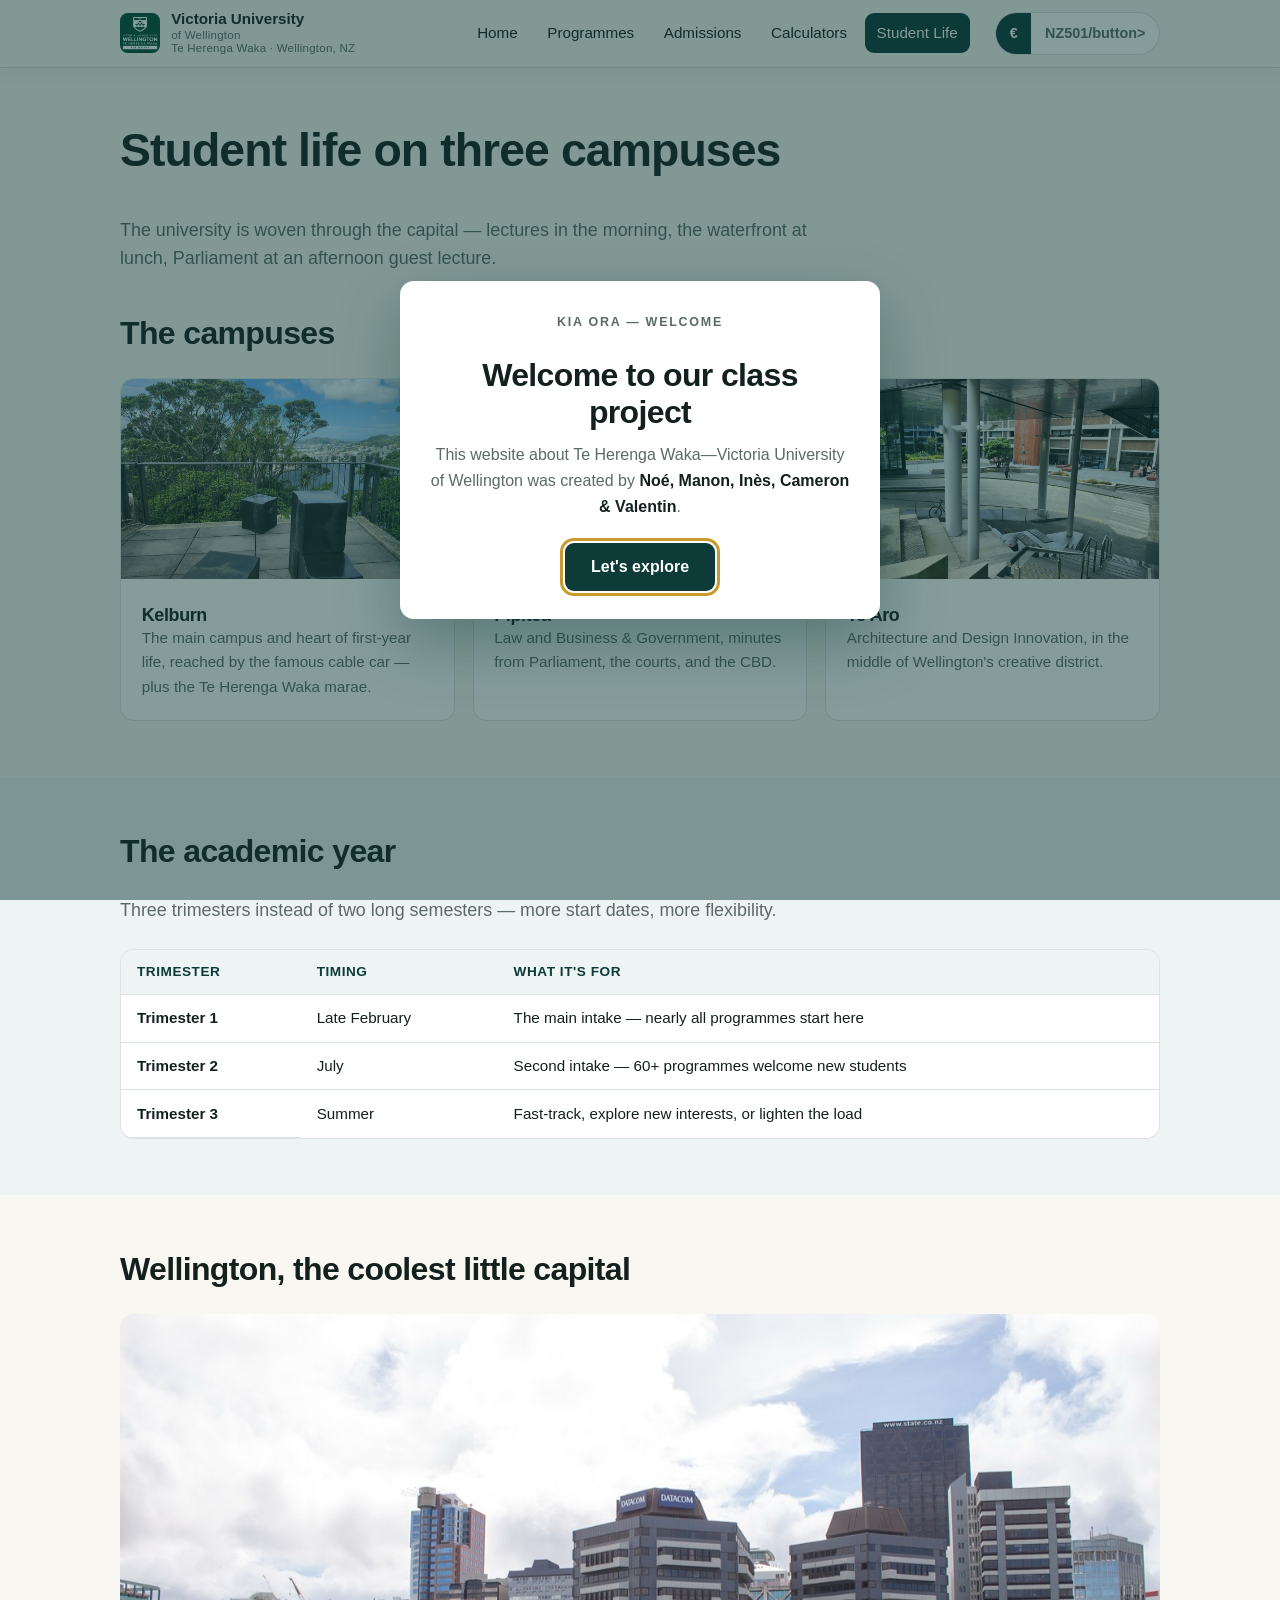
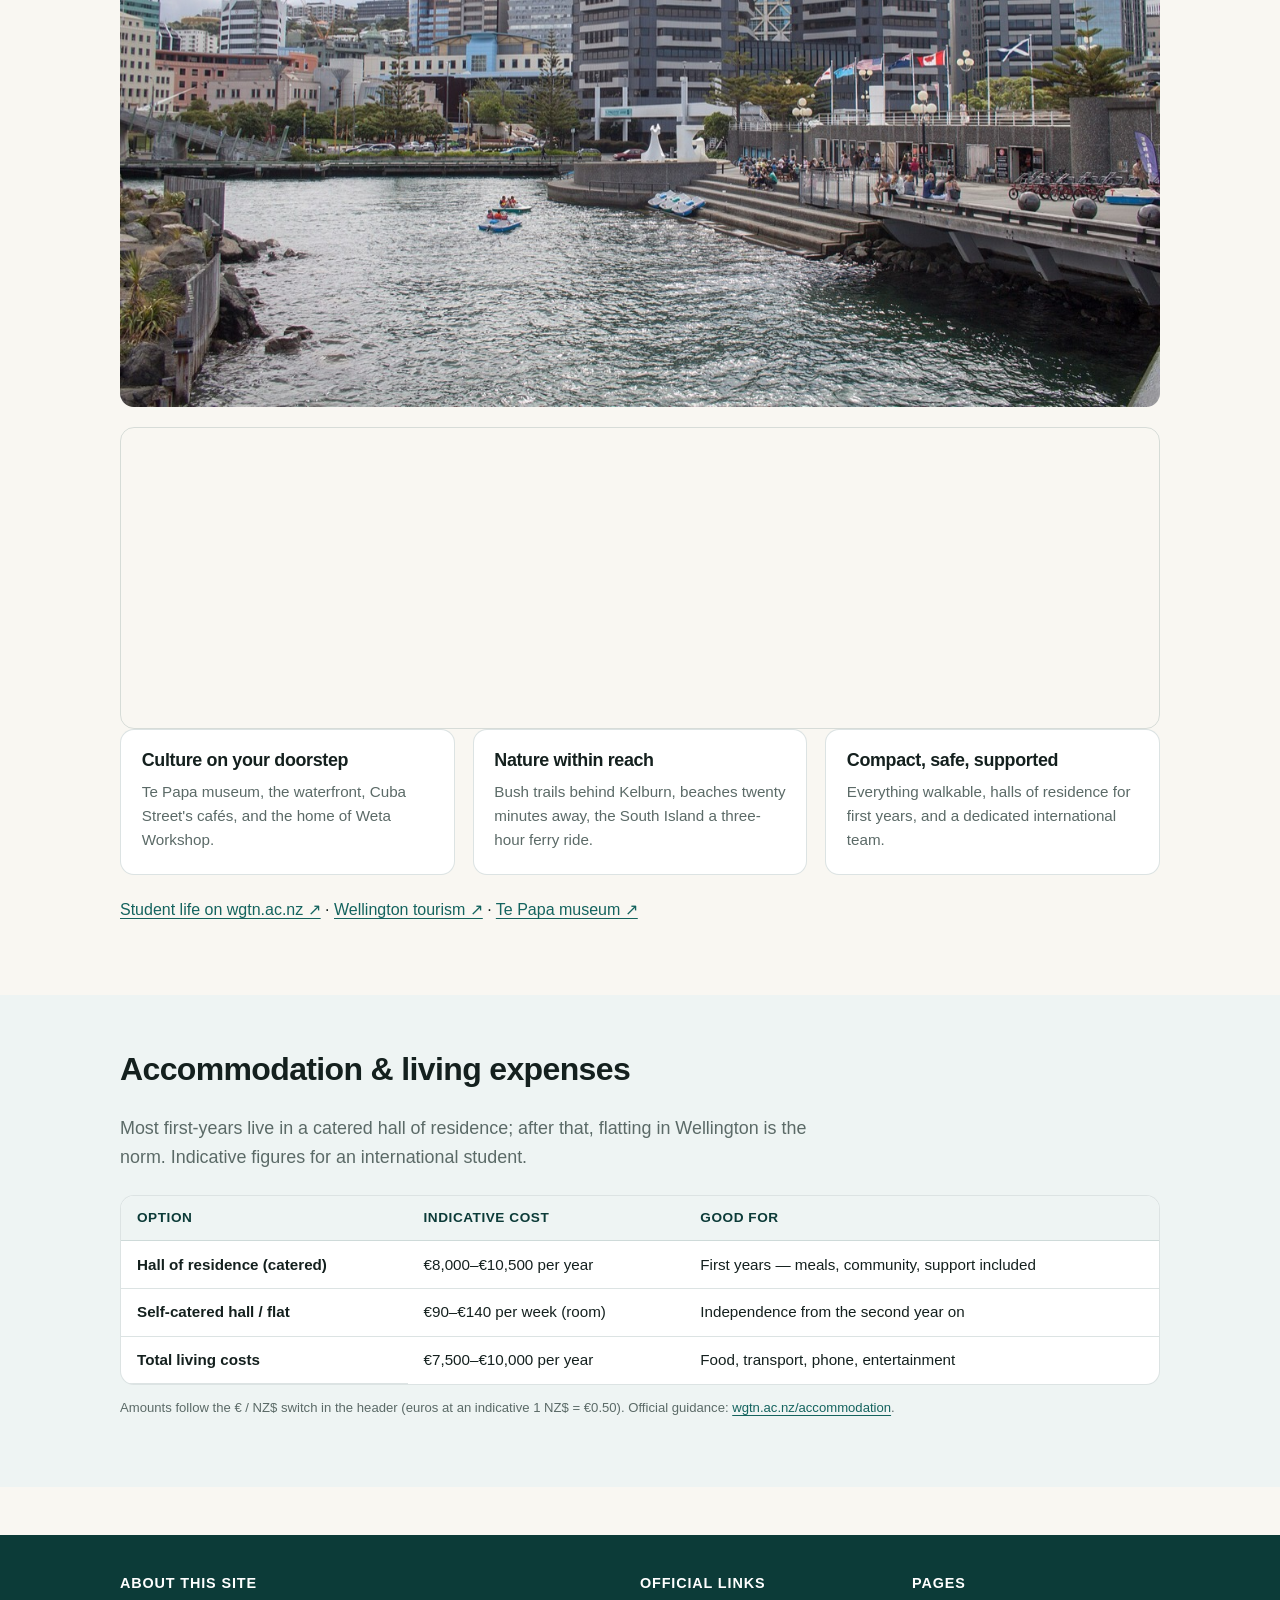
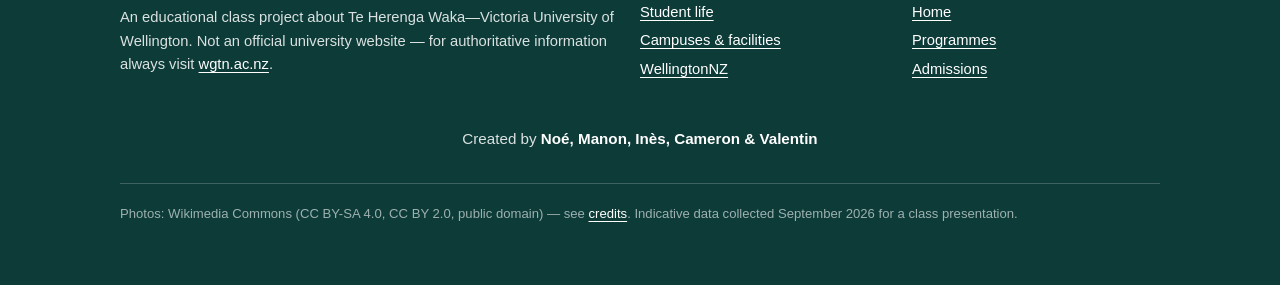
<file: student-life.html>
<!DOCTYPE html>
<html lang="en" class="no-js">
<head>
  <meta charset="UTF-8">
  <meta name="viewport" content="width=device-width, initial-scale=1">
  <meta name="theme-color" content="#0c3b38">
  <title>Student Life | Victoria University of Wellington</title>
  <link rel="icon" type="image/jpeg" href="img/logo.jpg">
  <link rel="stylesheet" href="css/style.css?v=8">
</head>
<body>
  <a class="skip-link" href="#main">Skip to main content</a>

  <div class="welcome-overlay" hidden>
    <div class="welcome-card" role="dialog" aria-modal="true" aria-labelledby="welcome-title">
      <p class="welcome-kicker">Kia ora — Welcome</p>
      <h2 id="welcome-title">Welcome to our class project</h2>
      <p>This website about Te Herenga Waka—Victoria University of Wellington was created by <span class="welcome-names">Noé, Manon, Inès, Cameron &amp; Valentin</span>.</p>
      <button class="welcome-btn" type="button">Let's explore</button>
    </div>
  </div>

  <header class="site-header">
    <div class="header-inner">
      <a class="brand" href="index.html">
        <img src="img/logo.jpg" alt="" width="40" height="40">
        <span class="brand-name">Victoria University<span class="brand-sub"> of Wellington</span><span>Te Herenga Waka · Wellington, NZ</span></span>
      </a>
      <button class="nav-toggle" aria-expanded="false" aria-controls="site-nav">
        <span class="bars" aria-hidden="true"><i></i><i></i><i></i></span> Menu
      </button>
      <nav class="site-nav" id="site-nav" aria-label="Main">
        <ul>
          <li><a href="index.html">Home</a></li>
          <li><a href="programmes.html">Programmes</a></li>
          <li><a href="admissions.html">Admissions</a></li>
          <li><a href="calculators.html">Calculators</a></li>
          <li><a href="student-life.html" aria-current="page">Student Life</a></li>
        </ul>
      </nav>
      <div class="currency-switch" role="group" aria-label="Currency">
        <button type="button" data-cur="eur" aria-pressed="true">€</button>
        <button type="button" data-cur="nzd" aria-pressed="false">NZ501/button>
      </div>
    </div>
  </header>

  <main id="main">
    <section class="section" style="padding-bottom:1.5rem">
      <div class="container">
        <h1 style="margin-top:0">Student life on three campuses</h1>
        <p class="lede">The university is woven through the capital — lectures in the morning, the waterfront at lunch, Parliament at an afternoon guest lecture.</p>
      </div>
    </section>

    <section class="section" style="padding-top:0" aria-labelledby="campuses-h">
      <div class="container">
        <h2 id="campuses-h" style="margin-top:0">The campuses</h2>
        <div class="grid">
          <article class="card photo-card">
            <img src="img/kelburn-campus-01.jpg" alt="The Kelburn campus buildings and surrounding greenery." loading="lazy" width="1280" height="960">
            <div class="card-body">
              <h3>Kelburn</h3>
              <p>The main campus and heart of first-year life, reached by the famous cable car — plus the Te Herenga Waka marae.</p>
            </div>
          </article>
          <article class="card photo-card">
            <img src="img/old-government-buildings.jpg" alt="The Old Government Buildings, home of the Law school, beside Parliament." loading="lazy" width="1280" height="960">
            <div class="card-body">
              <h3>Pipitea</h3>
              <p>Law and Business &amp; Government, minutes from Parliament, the courts, and the CBD.</p>
            </div>
          </article>
          <article class="card photo-card">
            <img src="img/kelburn-campus-13.jpg" alt="Students walking through the Kelburn campus." loading="lazy" width="1280" height="960">
            <div class="card-body">
              <h3>Te Aro</h3>
              <p>Architecture and Design Innovation, in the middle of Wellington's creative district.</p>
            </div>
          </article>
        </div>
      </div>
    </section>

    <section class="section section--tint" aria-labelledby="year-h">
      <div class="container">
        <h2 id="year-h" style="margin-top:0">The academic year</h2>
        <p class="lede">Three trimesters instead of two long semesters — more start dates, more flexibility.</p>
        <div class="table-wrap" style="margin-top:1.5rem">
          <table>
            <thead><tr><th scope="col">Trimester</th><th scope="col">Timing</th><th scope="col">What it's for</th></tr></thead>
            <tbody>
              <tr><th scope="row">Trimester 1</th><td>Late February</td><td>The main intake — nearly all programmes start here</td></tr>
              <tr><th scope="row">Trimester 2</th><td>July</td><td>Second intake — 60+ programmes welcome new students</td></tr>
              <tr><th scope="row">Trimester 3</th><td>Summer</td><td>Fast-track, explore new interests, or lighten the load</td></tr>
            </tbody>
          </table>
        </div>
      </div>
    </section>

    <section class="section" aria-labelledby="wlg-h">
      <div class="container">
        <h2 id="wlg-h" style="margin-top:0">Wellington, the coolest little capital</h2>
        <img src="img/wellington-harbour.jpg" alt="Wellington's harbour on a clear day, the city and hills behind." style="border-radius:var(--radius);margin:1.2rem 0" loading="lazy" width="1280" height="853">
        <div class="map-wrap">
          <iframe src="https://www.google.com/maps?q=Te+Herenga+Waka+Victoria+University+of+Wellington,+Kelburn+Parade,+Wellington&output=embed" title="Map: Victoria University of Wellington, Kelburn campus" loading="lazy" referrerpolicy="no-referrer-when-downgrade"></iframe>
        </div>
        <div class="grid">
          <article class="card">
            <h3>Culture on your doorstep</h3>
            <p>Te Papa museum, the waterfront, Cuba Street's cafés, and the home of Weta Workshop.</p>
          </article>
          <article class="card">
            <h3>Nature within reach</h3>
            <p>Bush trails behind Kelburn, beaches twenty minutes away, the South Island a three-hour ferry ride.</p>
          </article>
          <article class="card">
            <h3>Compact, safe, supported</h3>
            <p>Everything walkable, halls of residence for first years, and a dedicated international team.</p>
          </article>
        </div>
        <p style="margin-top:1.4rem">
          <a href="https://www.wgtn.ac.nz/students/student-life" target="_blank" rel="noopener">Student life on wgtn.ac.nz ↗</a> ·
          <a href="https://www.wellingtonnz.com" target="_blank" rel="noopener">Wellington tourism ↗</a> ·
          <a href="https://www.tepapa.govt.nz" target="_blank" rel="noopener">Te Papa museum ↗</a>
        </p>
      </div>
    </section>

    <section class="section section--tint" id="accommodation" aria-labelledby="acc-h">
      <div class="container">
        <h2 id="acc-h" style="margin-top:0">Accommodation &amp; living expenses</h2>
        <p class="lede">Most first-years live in a catered hall of residence; after that, flatting in Wellington is the norm. Indicative figures for an international student.</p>
        <div class="table-wrap" style="margin-top:1.5rem">
          <table>
            <thead><tr><th scope="col">Option</th><th scope="col">Indicative cost</th><th scope="col">Good for</th></tr></thead>
            <tbody>
              <tr><th scope="row">Hall of residence (catered)</th><td><span data-nzd="16000"></span>–<span data-nzd="21000"></span> per year</td><td>First years — meals, community, support included</td></tr>
              <tr><th scope="row">Self-catered hall / flat</th><td><span data-nzd="180"></span>–<span data-nzd="280"></span> per week (room)</td><td>Independence from the second year on</td></tr>
              <tr><th scope="row">Total living costs</th><td><span data-nzd="15000"></span>–<span data-nzd="20000"></span> per year</td><td>Food, transport, phone, entertainment</td></tr>
            </tbody>
          </table>
        </div>
        <p class="fee-note">Amounts follow the € / NZ$ switch in the header (euros at an indicative 1 NZ$ = €0.50). Official guidance: <a href="https://www.wgtn.ac.nz/accommodation" target="_blank" rel="noopener">wgtn.ac.nz/accommodation</a>.</p>
      </div>
    </section>
  </main>

  <footer class="site-footer">
    <div class="container">
      <div class="footer-grid">
        <div>
          <h3>About this site</h3>
          <p style="font-size:0.92rem">An educational class project about Te Herenga Waka—Victoria University of Wellington. Not an official university website — for authoritative information always visit <a href="https://www.wgtn.ac.nz" target="_blank" rel="noopener">wgtn.ac.nz</a>.</p>
        </div>
        <div>
          <h3>Official links</h3>
          <ul>
            <li><a href="https://www.wgtn.ac.nz/study/student-life" target="_blank" rel="noopener">Student life</a></li>
            <li><a href="https://www.wgtn.ac.nz/about/campuses-facilities" target="_blank" rel="noopener">Campuses &amp; facilities</a></li>
            <li><a href="https://www.wellingtonnz.com" target="_blank" rel="noopener">WellingtonNZ</a></li>
          </ul>
        </div>
        <div>
          <h3>Pages</h3>
          <ul>
            <li><a href="index.html">Home</a></li>
            <li><a href="programmes.html">Programmes</a></li>
            <li><a href="admissions.html">Admissions</a></li>
          </ul>
        </div>
      </div>
      <p class="footer-credits">Created by <strong>Noé, Manon, Inès, Cameron &amp; Valentin</strong></p>
      <p class="footer-note">Photos: Wikimedia Commons (CC BY-SA 4.0, CC BY 2.0, public domain) — see <a href="img/CREDITS.md">credits</a>. Indicative data collected September 2026 for a class presentation.</p>
    </div>
  </footer>

  <script src="js/currency.js?v=8"></script>
  <script src="js/main.js?v=8"></script>
</body>
</html>
</file>
<file: css/style.css>
/* Te Herenga Waka—Victoria University of Wellington — class project stylesheet */

:root {
  --ink: #14201e;
  --teal-900: #0c3b38;
  --teal-700: #10514d;
  --teal-600: #14635e;
  --teal-050: #eef4f3;
  --gold: #c99a2c;
  --paper: #f9f7f2;
  --card: #ffffff;
  --line: rgba(12, 59, 56, 0.14);
  --muted: #5b6a67;
  --radius: 14px;
  --radius-s: 9px;
  --shadow: 0 1px 2px rgba(12, 59, 56, 0.06), 0 8px 24px rgba(12, 59, 56, 0.08);
  --ease-out: cubic-bezier(0.23, 1, 0.32, 1);
  --ease-in-out: cubic-bezier(0.77, 0, 0.175, 1);
  --dur-fast: 140ms;
  --dur: 220ms;
  --maxw: 1080px;
}

* { box-sizing: border-box; }

html {
  scroll-behavior: smooth;
  -webkit-text-size-adjust: 100%;
  -webkit-tap-highlight-color: rgba(12, 59, 56, 0.18);
}

body {
  margin: 0;
  font-family: -apple-system, BlinkMacSystemFont, "SF Pro Text", "Segoe UI", Roboto, Helvetica, Arial, sans-serif;
  font-size: 1rem;
  line-height: 1.6;
  color: var(--ink);
  background: var(--paper);
  -webkit-font-smoothing: antialiased;
}

img { max-width: 100%; height: auto; display: block; }

h1, h2, h3 { line-height: 1.15; letter-spacing: -0.02em; font-weight: 700; }
h1 { font-size: clamp(1.65rem, 4.5vw, 2.9rem); }
h2 { font-size: clamp(1.4rem, 3vw, 2rem); }
h3 { font-size: 1.12rem; }

a { color: var(--teal-600); text-decoration-thickness: 1px; text-underline-offset: 3px; }
a:hover { color: var(--teal-900); }

:focus-visible {
  outline: 3px solid var(--gold);
  outline-offset: 2px;
  border-radius: 4px;
}

.btn, .filter-chip, .nav-toggle, .currency-switch button { touch-action: manipulation; }

/* Skip link */
.skip-link {
  position: absolute;
  left: 1rem;
  top: -100px;
  z-index: 100;
  background: var(--teal-900);
  color: #fff;
  padding: 0.6rem 1rem;
  border-radius: var(--radius-s);
  text-decoration: none;
  transition: top var(--dur) var(--ease-out);
}
.skip-link:focus { top: 0.75rem; color: #fff; }

/* Layout */
.container { max-width: var(--maxw); margin: 0 auto; padding: 0 1.25rem; }
.section { padding: 3.5rem 0; }
.section--tint { background: var(--teal-050); }
.section-head { max-width: 42rem; margin-bottom: 1.75rem; }
.lede { font-size: 1.12rem; color: var(--muted); max-width: 44rem; }

/* Header */
.site-header {
  position: sticky;
  top: 0;
  z-index: 50;
  background: rgba(249, 247, 242, 0.92);
  backdrop-filter: blur(10px);
  border-bottom: 1px solid var(--line);
  box-shadow: 0 4px 16px rgba(12, 59, 56, 0.08);
}
.header-inner {
  display: flex;
  align-items: center;
  justify-content: space-between;
  gap: 1rem;
  padding: 0.65rem 1.25rem;
  max-width: var(--maxw);
  margin: 0 auto;
}
.brand { display: flex; align-items: center; gap: 0.7rem; text-decoration: none; color: var(--ink); }
.brand img { width: 40px; height: 40px; border-radius: 8px; }
.brand-name { font-weight: 700; font-size: 0.95rem; line-height: 1.2; }
.brand-name span { display: block; font-weight: 500; font-size: 0.72rem; color: var(--muted); letter-spacing: 0.02em; }

.nav-toggle {
  display: none;
  align-items: center;
  gap: 0.45rem;
  font: inherit;
  font-weight: 600;
  color: var(--ink);
  background: none;
  border: 1px solid var(--line);
  border-radius: var(--radius-s);
  padding: 0.5rem 0.85rem;
  cursor: pointer;
}
.nav-toggle .bars { display: inline-flex; flex-direction: column; gap: 4px; }
.nav-toggle .bars i { width: 18px; height: 2px; background: currentColor; border-radius: 2px; display: block; }

.site-nav ul { display: flex; gap: 0.35rem; list-style: none; margin: 0; padding: 0; }
.site-nav { margin-left: auto; margin-right: 0.6rem; }
.site-nav a {
  display: block;
  padding: 0.5rem 0.75rem;
  border-radius: var(--radius-s);
  text-decoration: none;
  color: var(--ink);
  font-weight: 500;
  font-size: 0.95rem;
}
.site-nav a:hover { background: var(--teal-050); color: var(--teal-900); }
.site-nav a[aria-current="page"] {
  background: var(--teal-900);
  color: #fff;
}

/* Hero */
.hero { position: relative; overflow: hidden; }
.hero-media { margin: 0; }
/* Oversized image pulled up 25%: overflow hidden crops the washed-out sky,
   so the photo content starts right below the header. */
.hero-media img {
  --hero-h: clamp(300px, 55vh, 520px);
  width: 100%;
  height: calc(var(--hero-h) * 1.25);
  margin-top: calc(var(--hero-h) * -0.25);
  object-fit: cover;
}
.hero::before {
  content: "";
  position: absolute;
  inset: 0;
  background: linear-gradient(180deg, rgba(12, 59, 56, 0.42) 0%, rgba(12, 59, 56, 0) 45%);
}
.hero::after {
  content: "";
  position: absolute;
  inset: 0;
  background: linear-gradient(180deg, rgba(12, 59, 56, 0) 20%, rgba(12, 59, 56, 0.78) 100%);
}
.hero-content {
  position: absolute;
  inset: auto 0 0 0;
  z-index: 1;
  color: #fff;
}
.hero-content .container { padding-bottom: 2.2rem; transform: translateY(14px); }
.hero h1 { color: #fff; margin: 0 0 0.6rem; text-wrap: balance; }
.hero p { color: rgba(255, 255, 255, 0.92); font-size: 1.12rem; max-width: 38rem; margin: 0 0 1.4rem; }

/* Buttons */
.btn {
  display: inline-block;
  padding: 0.7rem 1.35rem;
  border-radius: 999px;
  font-weight: 600;
  font-size: 0.98rem;
  text-decoration: none;
  border: 1px solid var(--teal-900);
  transition: background-color var(--dur-fast) ease, color var(--dur-fast) ease, transform var(--dur-fast) ease;
}
.btn-solid { background: var(--teal-900); color: #fff; }
.btn-solid:hover { background: var(--teal-700); color: #fff; }
.btn-ghost { background: transparent; color: var(--teal-900); }
.btn-ghost:hover { background: var(--teal-900); color: #fff; }
.btn-light { background: #fff; color: var(--teal-900); border-color: #fff; }
.btn-light:hover { background: var(--gold); border-color: var(--gold); color: var(--ink); }

@media (hover: hover) and (pointer: fine) {
  .btn:hover { transform: translateY(-1px); }
  .btn:active { transform: translateY(0) scale(0.98); }
}
@media (hover: none) {
  .btn:active { transform: scale(0.98); }
}

/* Stats */
.stats { display: grid; grid-template-columns: repeat(auto-fit, minmax(150px, 1fr)); gap: 1rem; }
.stat {
  background: var(--card);
  border: 1px solid var(--line);
  border-radius: var(--radius);
  padding: 1.2rem 1.1rem;
}
.stat b { display: block; font-size: 1.7rem; letter-spacing: -0.03em; color: var(--teal-700); }
.stat span { font-size: 0.86rem; color: var(--muted); }

/* Cards */
.grid { display: grid; gap: 1.1rem; grid-template-columns: repeat(auto-fill, minmax(280px, 1fr)); }
.card {
  background: var(--card);
  border: 1px solid var(--line);
  border-radius: var(--radius);
  padding: 1.3rem;
  display: flex;
  flex-direction: column;
  gap: 0.55rem;
}
.card h3 { margin: 0; }
.card p { margin: 0; color: var(--muted); font-size: 0.95rem; flex: 1; }
.card .tags { display: flex; flex-wrap: wrap; gap: 0.4rem; }

.chip {
  display: inline-block;
  font-size: 0.76rem;
  font-weight: 600;
  padding: 0.18rem 0.6rem;
  border-radius: 999px;
  background: var(--teal-050);
  color: var(--teal-700);
}
.chip--gold { background: #f7efd9; color: #7a5c00; }

/* Photo cards */
.photo-card { padding: 0; overflow: hidden; }
.photo-card img { width: 100%; height: 200px; object-fit: cover; }
.photo-card .card-body { padding: 1.1rem 1.3rem 1.3rem; }

/* Filters + forms */
.filter-bar {
  display: flex;
  flex-wrap: wrap;
  gap: 0.8rem;
  align-items: flex-end;
  background: var(--card);
  border: 1px solid var(--line);
  border-radius: var(--radius);
  padding: 1rem 1.1rem;
  margin-bottom: 1.5rem;
}
.field { display: flex; flex-direction: column; gap: 0.3rem; flex: 1; min-width: 160px; }
.field label { font-size: 0.82rem; font-weight: 600; color: var(--teal-900); }
.field input, .field select, .field textarea {
  font: inherit;
  width: 100%;
  padding: 0.55rem 0.7rem;
  border: 1px solid var(--line);
  border-radius: var(--radius-s);
  background: #fff;
  color: var(--ink);
}
.field input:focus-visible, .field select:focus-visible, .field textarea:focus-visible {
  outline: 3px solid var(--gold);
  outline-offset: 1px;
  border-color: var(--teal-600);
}
.field .hint { font-size: 0.78rem; color: var(--muted); }
.field input[aria-invalid="true"], .field textarea[aria-invalid="true"] { border-color: #b3261e; }

.filter-chips { display: flex; flex-wrap: wrap; gap: 0.5rem; }
.filter-chip {
  font: inherit;
  font-size: 0.88rem;
  font-weight: 600;
  padding: 0.55rem 0.95rem;
  border-radius: 999px;
  border: 1px solid var(--line);
  background: var(--card);
  color: var(--ink);
  cursor: pointer;
  transition: background-color var(--dur-fast) ease, color var(--dur-fast) ease, border-color var(--dur-fast) ease;
}
.filter-chip:hover { border-color: var(--teal-600); }
.filter-chip[aria-pressed="true"] { background: var(--teal-900); border-color: var(--teal-900); color: #fff; }

/* Results + live region */
.result-count { font-size: 0.92rem; color: var(--muted); margin: 0 0 1rem; }
.result-count b { color: var(--teal-900); }
.empty-state { padding: 2rem; text-align: center; color: var(--muted); border: 1px dashed var(--line); border-radius: var(--radius); }

/* Panels (checker results) */
.panel {
  background: var(--card);
  border: 1px solid var(--line);
  border-left: 5px solid var(--teal-600);
  border-radius: var(--radius);
  padding: 1.2rem 1.4rem;
  margin-top: 1.2rem;
}
.panel--ok { border-left-color: #1b7d3f; background: #f2faf5; }
.panel--no { border-left-color: #b3261e; background: #fdf4f3; }
.panel h3 { margin: 0 0 0.5rem; }
.panel ul { margin: 0.4rem 0 0; padding-left: 1.2rem; }
.panel li { margin: 0.25rem 0; }

/* Tables */
.table-wrap { overflow-x: auto; border: 1px solid var(--line); border-radius: var(--radius); background: var(--card); }
table { border-collapse: collapse; width: 100%; font-size: 0.95rem; }
th, td { text-align: left; padding: 0.7rem 1rem; border-bottom: 1px solid var(--line); }
thead th { background: var(--teal-050); color: var(--teal-900); font-size: 0.85rem; text-transform: uppercase; letter-spacing: 0.04em; }
tbody tr:last-child td { border-bottom: 0; }

/* Calculator output */
.calc-out {
  font-size: 1.05rem;
  background: var(--teal-050);
  border-radius: var(--radius);
  padding: 1rem 1.2rem;
  margin-top: 1rem;
}
.calc-out b { font-size: 1.45rem; letter-spacing: -0.02em; color: var(--teal-900); }
.calc-out dl { display: grid; grid-template-columns: auto 1fr; gap: 0.25rem 1.2rem; margin: 0.6rem 0 0; font-size: 0.95rem; }
.calc-out dt { font-weight: 600; color: var(--muted); }
.calc-out dd { margin: 0; }

/* Contact form */
.form-card {
  background: var(--card);
  border: 1px solid var(--line);
  border-radius: var(--radius);
  padding: 1.6rem;
  max-width: 34rem;
}
.form-card .field { margin-bottom: 1rem; }
.form-error { color: #b3261e; font-size: 0.82rem; margin: 0.25rem 0 0; }
.form-success {
  background: #f2faf5;
  border: 1px solid #1b7d3f;
  border-radius: var(--radius);
  padding: 1.1rem 1.3rem;
  margin-top: 1rem;
}

/* Footer */
.site-footer { background: var(--teal-900); color: rgba(255, 255, 255, 0.85); padding: 2.5rem 0 3rem; margin-top: 3rem; }
.site-footer a { color: #fff; }
.footer-grid { display: grid; gap: 1.5rem; grid-template-columns: 2fr 1fr 1fr; }
.site-footer h3 { color: #fff; font-size: 0.9rem; text-transform: uppercase; letter-spacing: 0.06em; margin: 0 0 0.6rem; }
.site-footer ul { list-style: none; margin: 0; padding: 0; font-size: 0.92rem; }
.site-footer li { margin: 0.3rem 0; }
.footer-note { border-top: 1px solid rgba(255, 255, 255, 0.2); margin-top: 2rem; padding-top: 1.2rem; font-size: 0.82rem; color: rgba(255, 255, 255, 0.6); }

/* Entrance animations — transform/opacity only, reduced-motion aware */
.reveal { opacity: 0; transform: translateY(14px); }
.reveal.is-in {
  opacity: 1;
  transform: none;
  transition: opacity var(--dur) var(--ease-out), transform var(--dur) var(--ease-out);
}
.no-js .reveal { opacity: 1; transform: none; }

@media (prefers-reduced-motion: reduce) {
  html { scroll-behavior: auto; }
  .reveal { opacity: 1; transform: none; transition: opacity 0.2s ease; }
  .reveal.is-in { transform: none; }
  .btn, .filter-chip { transition: none; }
}

/* Contact layout */
.contact-cols { display: grid; gap: 2rem; grid-template-columns: minmax(0, 2fr) minmax(220px, 1fr); align-items: start; }
.form-success:focus { outline: none; }

/* Currency switch */
.currency-switch {
  display: inline-flex;
  border: 1px solid var(--line);
  border-radius: 999px;
  overflow: hidden;
  background: var(--card);
}
.currency-switch button {
  font: inherit;
  font-size: 0.9rem;
  font-weight: 600;
  border: 0;
  background: none;
  padding: 0.55rem 0.85rem;
  cursor: pointer;
  color: var(--muted);
  transition: background-color var(--dur-fast) ease, color var(--dur-fast) ease;
}
.currency-switch button[aria-pressed="true"] {
  background: var(--teal-900);
  color: #fff;
}

/* Homepage numbered topic sections */
.topic { display: grid; gap: 1.5rem; grid-template-columns: minmax(0, 1.2fr) minmax(0, 1fr); align-items: start; }
.topic-full { display: block; }
.topic-num {
  display: inline-flex;
  align-items: center;
  justify-content: center;
  width: 30px;
  height: 30px;
  border-radius: 999px;
  background: var(--teal-900);
  color: #fff;
  font-weight: 700;
  font-size: 0.85rem;
  margin-bottom: 0.6rem;
}
.topic h2 { margin: 0 0 0.5rem; font-size: 1.35rem; }
.topic-facts { list-style: none; margin: 0.9rem 0 0; padding: 0; }
.topic-facts li { padding: 0.45rem 0; border-bottom: 1px solid var(--line); display: flex; justify-content: space-between; gap: 1rem; font-size: 0.95rem; }
.topic-facts li:last-child { border-bottom: 0; }
.topic-facts .val { font-weight: 700; color: var(--teal-700); text-align: right; white-space: nowrap; }
.topic-aside img { width: 100%; height: 260px; object-fit: cover; border-radius: var(--radius); }
.topic-link { display: inline-block; margin-top: 1rem; }

.map-wrap {
  border: 1px solid var(--line);
  border-radius: var(--radius);
  overflow: hidden;
  margin-top: 1rem;
}
.map-wrap iframe { display: block; width: 100%; height: 300px; border: 0; }

.fee-note { font-size: 0.82rem; color: var(--muted); margin-top: 0.7rem; }

/* Mobile */
@media (max-width: 780px) {
  .topic { grid-template-columns: 1fr; }
  .contact-cols { grid-template-columns: 1fr; }
  .site-header { background: #f9f7f2; } /* opaque: avoid iOS blur ghosting */
  .header-inner { flex-wrap: wrap; }   /* graceful fallback if JS is stale/disabled */
  .nav-toggle { display: inline-flex; }
  .brand-name span { display: none; }
  .brand-name { font-size: 0.88rem; }
  .hero-media img { --hero-h: clamp(280px, 42vh, 420px); }
  .hero-content .container { padding-bottom: 1.6rem; }
  .site-nav {
    position: absolute;
    top: 100%;
    left: 0;
    right: 0;
    background: var(--paper);
    border-bottom: 1px solid var(--line);
    padding: 0.5rem 1.25rem 1rem;
    display: none;
  }
  .site-nav.open { display: block; }
  .site-nav .currency-switch { margin: 0.35rem 0 0.6rem; }
  .site-nav ul { flex-direction: column; gap: 0.15rem; }
  .site-nav a { padding: 0.75rem 0.9rem; font-size: 1rem; }
  .footer-grid { grid-template-columns: 1fr; }
  .section { padding: 2.5rem 0; }
  .filter-bar { flex-direction: column; align-items: stretch; }
  .field { min-width: 0; }
}

/* Welcome popup (shown once per visit) */
.welcome-overlay {
  position: fixed;
  inset: 0;
  z-index: 80;
  display: flex;
  align-items: center;
  justify-content: center;
  padding: 1.5rem;
  background: rgba(12, 59, 56, 0.5);
  opacity: 0;
  transition: opacity 250ms var(--ease-out);
}
.welcome-overlay[hidden] { display: none; }
.welcome-overlay.is-open { opacity: 1; }
.welcome-card {
  background: #fff;
  color: var(--ink);
  border-radius: var(--radius);
  box-shadow: 0 24px 60px rgba(12, 59, 56, 0.35);
  max-width: 30rem;
  width: 100%;
  padding: 2rem 1.75rem 1.75rem;
  text-align: center;
  opacity: 0;
  transform: scale(0.96);
  transition: opacity 250ms var(--ease-out), transform 250ms var(--ease-out);
}
.welcome-overlay.is-open .welcome-card { opacity: 1; transform: none; }
.welcome-kicker {
  font-size: 0.78rem;
  font-weight: 600;
  letter-spacing: 0.14em;
  text-transform: uppercase;
  color: var(--teal-600);
  margin-bottom: 0.5rem;
}
.welcome-card h2 { margin: 0 0 0.75rem; }
.welcome-card p { color: var(--muted); margin: 0 0 1.5rem; }
.welcome-names { color: var(--ink); font-weight: 600; }
.welcome-btn {
  display: inline-flex;
  align-items: center;
  justify-content: center;
  min-height: 44px;
  padding: 0.7rem 1.6rem;
  border: 0;
  border-radius: var(--radius-s);
  background: var(--teal-900);
  color: #fff;
  font: inherit;
  font-weight: 600;
  cursor: pointer;
}
.welcome-btn:hover { background: var(--teal-700); }

.footer-credits {
  margin-top: 2.2rem;
  text-align: center;
  font-size: 0.95rem;
  color: rgba(255, 255, 255, 0.85);
}
.footer-credits strong { color: #fff; font-weight: 600; }

@media (prefers-reduced-motion: reduce) {
  .welcome-card { transform: none; transition: opacity 200ms var(--ease-out); }
  .welcome-overlay { transition: opacity 200ms var(--ease-out); }
}
</file>
